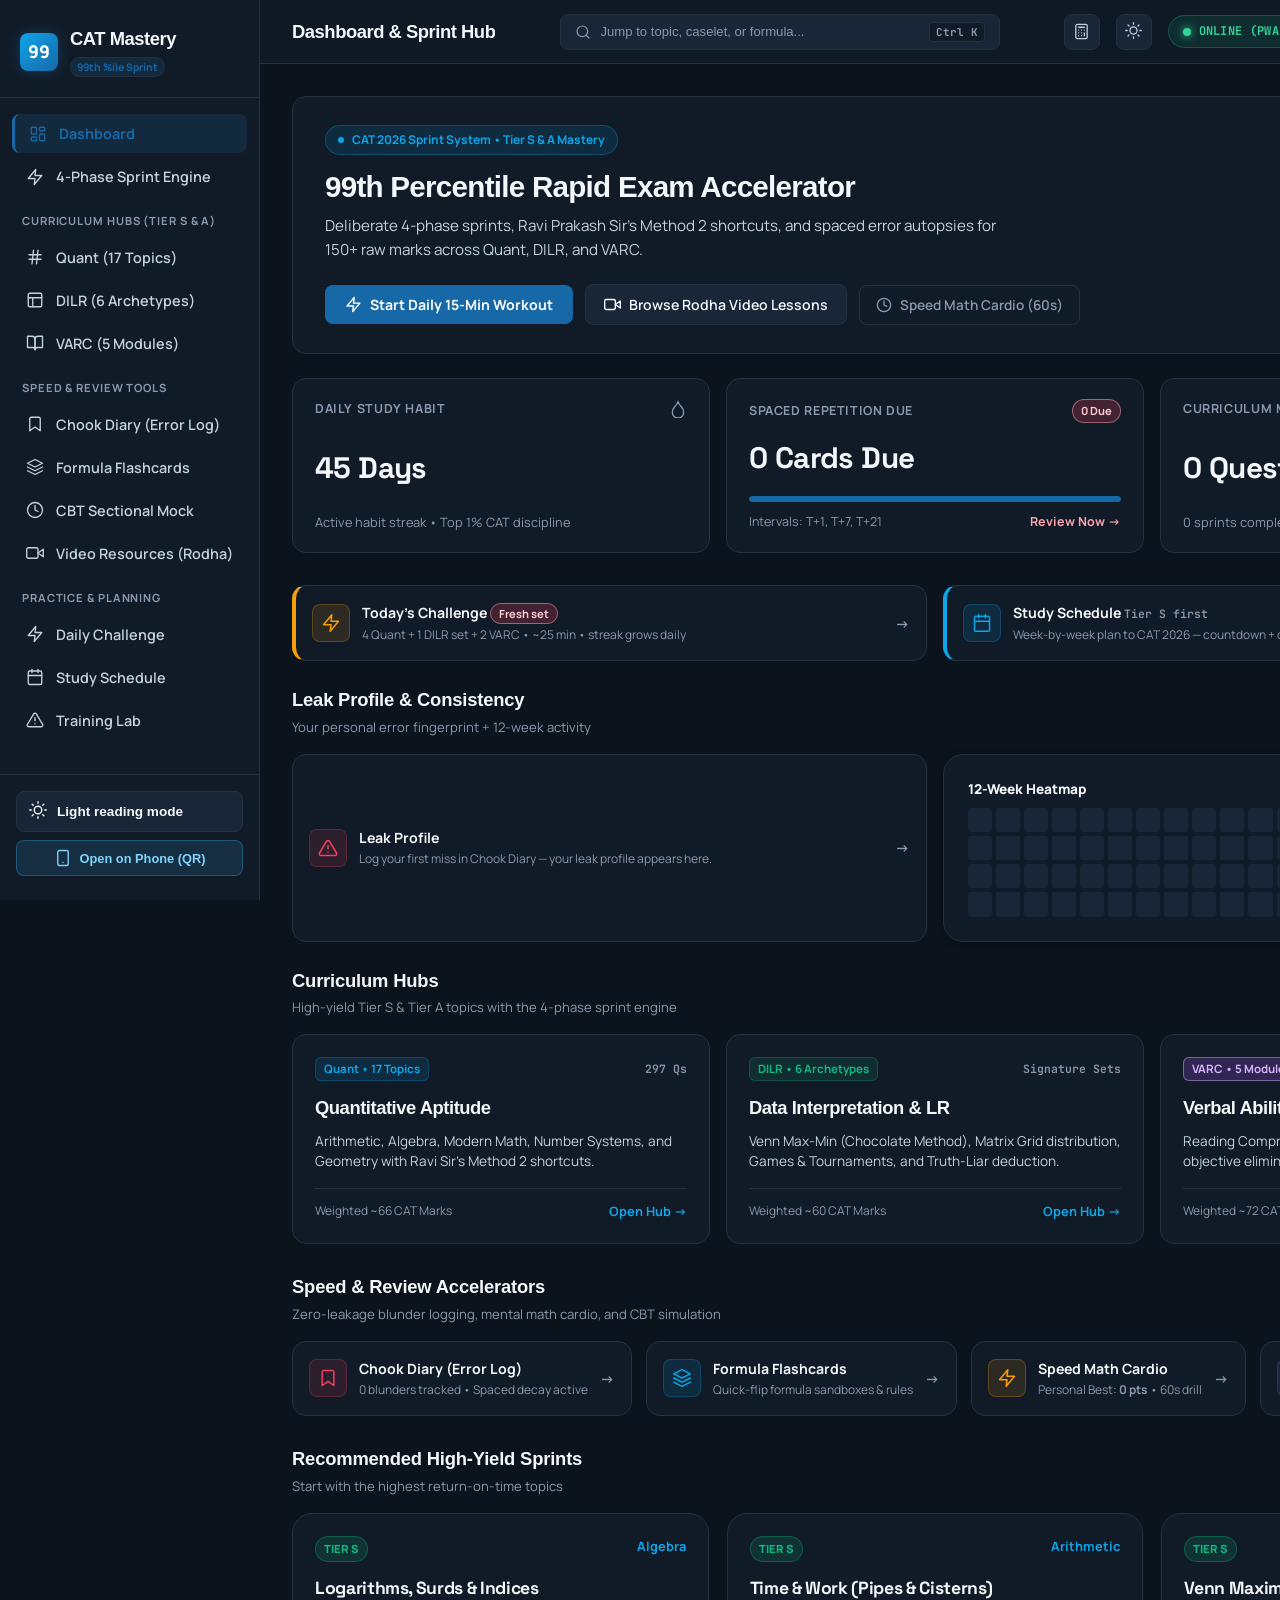
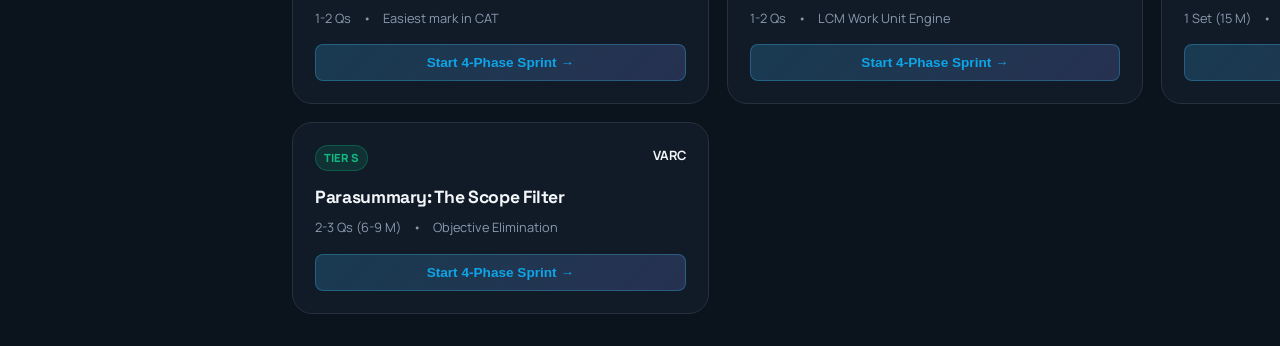
<file: index.html>
<!DOCTYPE html>
<html lang="en">
<head>
  <meta charset="UTF-8" />
  <meta name="viewport" content="width=device-width, initial-scale=1.0, viewport-fit=cover" />
  <title>CAT Mastery 99 - Rapid Exam Accelerator (QA, DILR, VARC)</title>
  <meta name="description" content="High-velocity CAT exam preparation PWA covering high-yield Tier S and Tier A topics with the 4-phase sprint engine, Rodha shortcuts, and Chook Diary." />
  <link rel="manifest" href="./manifest.json" />
  <meta name="theme-color" content="#050811" />
  <meta name="apple-mobile-web-app-capable" content="yes" />
  <meta name="apple-mobile-web-app-status-bar-style" content="black-translucent" />
  <meta name="apple-mobile-web-app-title" content="CAT Mastery 99" />
  <link rel="apple-touch-icon" href="./icons/icon-192.png" />
  <link rel="icon" type="image/png" href="./icons/icon-192.png" />

  <!-- Google Fonts: Space Grotesk (Headings/Display), Manrope (Body/UI), JetBrains Mono (Numbers/Code) -->
  <link rel="preconnect" href="https://fonts.googleapis.com" />
  <link rel="preconnect" href="https://fonts.gstatic.com" crossorigin />
  <link href="https://fonts.googleapis.com/css2?family=JetBrains+Mono:wght@400;500;600;700&family=Manrope:wght@400;500;600;700;800&family=Space+Grotesk:wght@400;500;600;700;800&display=swap" rel="stylesheet" />

  <!-- KaTeX loads on demand via ensureKaTeX() in app.js to keep first paint lean -->

  <!-- PWA Stylesheet -->
  <link rel="stylesheet" href="./styles.css" />
</head>
<body>

  <!-- =========================================================================
       SIDEBAR NAVIGATION
       ========================================================================= -->
  <aside id="sidebar">
    <div class="brand-header">
      <div class="brand-icon">99</div>
      <div>
        <div class="brand-title">CAT Mastery</div>
        <span class="brand-badge">99th %ile Sprint</span>
      </div>
    </div>

    <div class="nav-links">
      <ul class="nav-group" aria-label="Main views">
      <li class="nav-item">
        <button id="nav-dashboard" class="active" onclick="switchView('dashboard')">
          <svg class="nav-icon" viewBox="0 0 24 24" fill="none" stroke="currentColor" stroke-width="1.8" stroke-linecap="round" stroke-linejoin="round"><rect x="3" y="3" width="7" height="9" rx="1.5"></rect><rect x="14" y="3" width="7" height="5" rx="1.5"></rect><rect x="14" y="12" width="7" height="9" rx="1.5"></rect><rect x="3" y="16" width="7" height="5" rx="1.5"></rect></svg>
          <span>Dashboard</span>
        </button>
      </li>
      <li class="nav-item">
        <button id="nav-sprint" onclick="switchView('sprint')">
          <svg class="nav-icon" viewBox="0 0 24 24" fill="none" stroke="currentColor" stroke-width="1.8" stroke-linecap="round" stroke-linejoin="round"><polygon points="13 2 3 14 12 14 11 22 21 10 12 10 13 2"></polygon></svg>
          <span>4-Phase Sprint Engine</span>
        </button>
      </li>

      </ul>
      <div class="nav-section-title">Curriculum Hubs (Tier S &amp; A)</div>
      <ul class="nav-group" aria-label="Curriculum hubs">
      <li class="nav-item">
        <button id="nav-qa" onclick="switchView('qa')">
          <svg class="nav-icon" viewBox="0 0 24 24" fill="none" stroke="currentColor" stroke-width="1.8" stroke-linecap="round" stroke-linejoin="round"><line x1="4" y1="9" x2="20" y2="9"></line><line x1="4" y1="15" x2="20" y2="15"></line><line x1="10" y1="3" x2="8" y2="21"></line><line x1="16" y1="3" x2="14" y2="21"></line></svg>
          <span>Quant (17 Topics)</span>
        </button>
      </li>
      <li class="nav-item">
        <button id="nav-dilr" onclick="switchView('dilr')">
          <svg class="nav-icon" viewBox="0 0 24 24" fill="none" stroke="currentColor" stroke-width="1.8" stroke-linecap="round" stroke-linejoin="round"><rect x="3" y="3" width="18" height="18" rx="2"></rect><line x1="3" y1="9" x2="21" y2="9"></line><line x1="9" y1="21" x2="9" y2="9"></line></svg>
          <span>DILR (6 Archetypes)</span>
        </button>
      </li>
      <li class="nav-item">
        <button id="nav-varc" onclick="switchView('varc')">
          <svg class="nav-icon" viewBox="0 0 24 24" fill="none" stroke="currentColor" stroke-width="1.8" stroke-linecap="round" stroke-linejoin="round"><path d="M2 3h6a4 4 0 0 1 4 4v14a3 3 0 0 0-3-3H2z"></path><path d="M22 3h-6a4 4 0 0 0-4 4v14a3 3 0 0 1 3-3h7z"></path></svg>
          <span>VARC (5 Modules)</span>
        </button>
      </li>

      </ul>
      <div class="nav-section-title">Speed &amp; Review Tools</div>
      <ul class="nav-group" aria-label="Speed and review tools">
      <li class="nav-item">
        <button id="nav-diary" onclick="switchView('diary')">
          <svg class="nav-icon" viewBox="0 0 24 24" fill="none" stroke="currentColor" stroke-width="1.8" stroke-linecap="round" stroke-linejoin="round"><path d="M19 21l-7-5-7 5V5a2 2 0 0 1 2-2h10a2 2 0 0 1 2 2z"></path></svg>
          <span>Chook Diary (Error Log)</span>
        </button>
      </li>
      <li class="nav-item">
        <button id="nav-formulas" onclick="switchView('formulas')">
          <svg class="nav-icon" viewBox="0 0 24 24" fill="none" stroke="currentColor" stroke-width="1.8" stroke-linecap="round" stroke-linejoin="round"><polygon points="12 2 2 7 12 12 22 7 12 2"></polygon><polyline points="2 17 12 22 22 17"></polyline><polyline points="2 12 12 17 22 12"></polyline></svg>
          <span>Formula Flashcards</span>
        </button>
      </li>
      <li class="nav-item">
        <button id="nav-mock" onclick="switchView('mock')">
          <svg class="nav-icon" viewBox="0 0 24 24" fill="none" stroke="currentColor" stroke-width="1.8" stroke-linecap="round" stroke-linejoin="round"><circle cx="12" cy="12" r="10"></circle><polyline points="12 6 12 12 16 14"></polyline></svg>
          <span>CBT Sectional Mock</span>
        </button>
      </li>
      <li class="nav-item">
        <button id="nav-resources" onclick="switchView('resources')">
          <svg class="nav-icon" viewBox="0 0 24 24" fill="none" stroke="currentColor" stroke-width="1.8" stroke-linecap="round" stroke-linejoin="round"><polygon points="23 7 16 12 23 17 23 7"></polygon><rect x="1" y="5" width="15" height="14" rx="2" ry="2"></rect></svg>
          <span>Video Resources (Rodha)</span>
        </button>
      </li>
      </ul>
      <div class="nav-section-title">Practice &amp; Planning</div>
      <ul class="nav-group" aria-label="Practice and planning">
      <li class="nav-item">
        <button id="nav-daily" onclick="switchView('daily')">
          <svg class="nav-icon" viewBox="0 0 24 24" fill="none" stroke="currentColor" stroke-width="1.8" stroke-linecap="round" stroke-linejoin="round"><polygon points="13 2 3 14 12 14 11 22 21 10 12 10 13 2"></polygon></svg>
          <span>Daily Challenge</span>
        </button>
      </li>
      <li class="nav-item">
        <button id="nav-schedule" onclick="switchView('schedule')">
          <svg class="nav-icon" viewBox="0 0 24 24" fill="none" stroke="currentColor" stroke-width="1.8" stroke-linecap="round" stroke-linejoin="round"><rect x="3" y="4" width="18" height="18" rx="2"></rect><line x1="16" y1="2" x2="16" y2="6"></line><line x1="8" y1="2" x2="8" y2="6"></line><line x1="3" y1="10" x2="21" y2="10"></line></svg>
          <span>Study Schedule</span>
        </button>
      </li>
      <li class="nav-item">
        <button id="nav-lab" onclick="switchView('lab')">
          <svg class="nav-icon" viewBox="0 0 24 24" fill="none" stroke="currentColor" stroke-width="1.8" stroke-linecap="round" stroke-linejoin="round"><path d="M10.29 3.86L1.82 18a2 2 0 0 0 1.71 3h16.94a2 2 0 0 0 1.71-3L13.71 3.86a2 2 0 0 0-3.42 0z"></path><line x1="12" y1="9" x2="12" y2="13"></line><line x1="12" y1="17" x2="12.01" y2="17"></line></svg>
          <span>Training Lab</span>
        </button>
      </li>
      </ul>
    </div>

    <div class="sidebar-footer">
      <button id="btn-theme-toggle" class="btn-theme-toggle" onclick="toggleTheme()" title="Toggle Light/Dark Theme">
        <span id="theme-toggle-icon">
          <svg class="nav-icon" viewBox="0 0 24 24" fill="none" stroke="currentColor" stroke-width="1.8" stroke-linecap="round" stroke-linejoin="round"><circle cx="12" cy="12" r="5"></circle><line x1="12" y1="1" x2="12" y2="3"></line><line x1="12" y1="21" x2="12" y2="23"></line><line x1="4.22" y1="4.22" x2="5.64" y2="5.64"></line><line x1="18.36" y1="18.36" x2="19.78" y2="19.78"></line><line x1="1" y1="12" x2="3" y2="12"></line><line x1="21" y1="12" x2="23" y2="12"></line><line x1="4.22" y1="19.78" x2="5.64" y2="18.36"></line><line x1="18.36" y1="5.64" x2="19.78" y2="4.22"></line></svg>
        </span>
        <span id="theme-toggle-text">Light reading mode</span>
      </button>
      <button class="btn-install-pwa" style="display:flex; margin-bottom:8px; background:rgba(56,189,248,0.12); border:1px solid rgba(56,189,248,0.3); color:#7dd3fc; cursor:pointer;" onclick="openMobileQrModal()">
        <svg class="nav-icon" viewBox="0 0 24 24" fill="none" stroke="currentColor" stroke-width="1.8" stroke-linecap="round" stroke-linejoin="round"><rect x="5" y="2" width="14" height="20" rx="2" ry="2"></rect><line x1="12" y1="18" x2="12.01" y2="18"></line></svg>
        <span>Open on Phone (QR)</span>
      </button>
      <button id="btn-install-app" class="btn-install-pwa" style="display:none;" onclick="triggerPwaInstall()">
        <svg class="nav-icon" viewBox="0 0 24 24" fill="none" stroke="currentColor" stroke-width="1.8" stroke-linecap="round" stroke-linejoin="round"><path d="M21 15v4a2 2 0 0 1-2 2H5a2 2 0 0 1-2-2v-4"></path><polyline points="7 10 12 15 17 10"></polyline><line x1="12" y1="15" x2="12" y2="3"></line></svg>
        <span>Install CAT 99 App</span>
      </button>
    </div>
  </aside>

  <!-- =========================================================================
       MAIN CONTENT CONTAINER
       ========================================================================= -->
  <main id="main-container">
    <!-- Top Header: Linear Cockpit Style -->
    <header id="top-header">
      <div class="header-left">
        <button class="btn-mobile-menu" onclick="toggleMobileSidebar()" aria-label="Open navigation">☰</button>
        <h1 class="view-title" id="page-header-title">Dashboard & Sprint Hub</h1>
      </div>
      
      <!-- Linear-Style Quick Command Search Bar -->
      <div class="header-center">
        <button class="header-search-bar" onclick="openSearchModal()" title="Quick Jump (Ctrl+K)">
          <svg class="search-icon" viewBox="0 0 24 24" width="16" height="16" fill="none" stroke="currentColor" stroke-width="1.8" stroke-linecap="round" stroke-linejoin="round"><circle cx="11" cy="11" r="8"></circle><line x1="21" y1="21" x2="16.65" y2="16.65"></line></svg>
          <span class="search-placeholder">Jump to topic, caselet, or formula...</span>
          <kbd class="search-kbd">Ctrl K</kbd>
        </button>
      </div>

      <div class="header-right">
        <!-- TCS iON CAT Calculator Trigger Button in Header -->
        <button id="header-calc-btn" class="header-theme-btn" onclick="toggleCatCalculator()" title="CAT Virtual Calculator (TCS iON)" aria-label="CAT Virtual Calculator (TCS iON)">
          <svg class="header-icon" viewBox="0 0 24 24" width="17" height="17" fill="none" stroke="currentColor" stroke-width="1.8" stroke-linecap="round" stroke-linejoin="round">
            <rect x="4" y="2" width="16" height="20" rx="2"></rect>
            <line x1="8" y1="6" x2="16" y2="6"></line>
            <line x1="16" y1="14" x2="16" y2="18"></line>
            <path d="M16 10h.01"></path>
            <path d="M12 10h.01"></path>
            <path d="M8 10h.01"></path>
            <path d="M12 14h.01"></path>
            <path d="M8 14h.01"></path>
            <path d="M12 18h.01"></path>
            <path d="M8 18h.01"></path>
          </svg>
        </button>
        <!-- Theme Toggle Icon Button -->
        <button id="header-theme-toggle" class="header-theme-btn" onclick="toggleTheme()" title="Toggle Light / Dark Mode" aria-label="Toggle Light / Dark Mode">
          <span id="header-theme-toggle-icon">
            <svg class="header-icon" viewBox="0 0 24 24" width="17" height="17" fill="none" stroke="currentColor" stroke-width="1.8" stroke-linecap="round" stroke-linejoin="round"><circle cx="12" cy="12" r="5"></circle><line x1="12" y1="1" x2="12" y2="3"></line><line x1="12" y1="21" x2="12" y2="23"></line><line x1="4.22" y1="4.22" x2="5.64" y2="5.64"></line><line x1="18.36" y1="18.36" x2="19.78" y2="19.78"></line><line x1="1" y1="12" x2="3" y2="12"></line><line x1="21" y1="12" x2="23" y2="12"></line><line x1="4.22" y1="19.78" x2="5.64" y2="18.36"></line><line x1="18.36" y1="5.64" x2="19.78" y2="4.22"></line></svg>
          </span>
        </button>
        <!-- Live PWA Network Status -->
        <div id="pwa-network-badge" class="network-badge online" title="PWA Service Worker Active">
          <span class="status-dot"></span>
          <span id="network-status-text">Online</span>
        </div>
        <div class="badge-target">
          <svg viewBox="0 0 24 24" width="13" height="13" fill="none" stroke="currentColor" stroke-width="2" stroke-linecap="round" stroke-linejoin="round"><circle cx="12" cy="12" r="10"></circle><circle cx="12" cy="12" r="6"></circle><circle cx="12" cy="12" r="2"></circle></svg>
          <span>Target: 30+ M (99%ile)</span>
        </div>
      </div>
    </header>

    <!-- 1. DASHBOARD VIEW (LINEAR / PERCENTYL REFINED COCKPIT) -->
    <section id="view-dashboard" class="view-panel active">
      
      <!-- Due Today Urgent Revision Banner -->
      <div id="due-today-dashboard-banner" class="due-banner hidden" onclick="reviewDueTodayErrors()">
        <div class="due-banner-content">
          <span class="due-banner-icon">
            <svg viewBox="0 0 24 24" width="18" height="18" fill="none" stroke="currentColor" stroke-width="2" stroke-linecap="round" stroke-linejoin="round"><path d="M10.29 3.86L1.82 18a2 2 0 0 0 1.71 3h16.94a2 2 0 0 0 1.71-3L13.71 3.86a2 2 0 0 0-3.42 0z"></path><line x1="12" y1="9" x2="12" y2="13"></line><line x1="12" y1="17" x2="12.01" y2="17"></line></svg>
          </span>
          <div class="due-banner-text">
            <strong>Spaced Repetition Active:</strong> You have <span id="due-banner-count" class="due-banner-counter">0</span> blunder(s) due for scheduled review today (T+1 / T+7 / T+21).
          </div>
        </div>
        <button class="btn-due-review" onclick="event.stopPropagation(); reviewDueTodayErrors();">Review Now →</button>
      </div>

      <!-- Hero Cockpit Banner -->
      <div class="dash-hero">
        <div class="dash-hero-content">
          <div class="dash-hero-pill">
            <span class="dash-pulse-dot"></span>
            <span>CAT 2026 Sprint System • Tier S & A Mastery</span>
          </div>
          <h2 class="dash-hero-title">99th Percentile Rapid Exam Accelerator</h2>
          <p class="dash-hero-desc">Deliberate 4-phase sprints, Ravi Prakash Sir's Method 2 shortcuts, and spaced error autopsies for 150+ raw marks across Quant, DILR, and VARC.</p>
          <div class="dash-hero-actions">
            <button class="btn-dash-primary" onclick="launchDaily15MinChallenge()">
              <svg viewBox="0 0 24 24" width="17" height="17" fill="none" stroke="currentColor" stroke-width="2" stroke-linecap="round" stroke-linejoin="round"><polygon points="13 2 3 14 12 14 11 22 21 10 12 10 13 2"></polygon></svg>
              <span>Start Daily 15-Min Workout</span>
            </button>
            <button class="btn-dash-secondary" onclick="switchView('resources')">
              <svg viewBox="0 0 24 24" width="17" height="17" fill="none" stroke="currentColor" stroke-width="2" stroke-linecap="round" stroke-linejoin="round"><polygon points="23 7 16 12 23 17 23 7"></polygon><rect x="1" y="5" width="15" height="14" rx="2" ry="2"></rect></svg>
              <span>Browse Rodha Video Lessons</span>
            </button>
            <button class="btn-dash-tertiary" onclick="openSpeedMathCardio()">
              <svg viewBox="0 0 24 24" width="16" height="16" fill="none" stroke="currentColor" stroke-width="2" stroke-linecap="round" stroke-linejoin="round"><circle cx="12" cy="12" r="10"></circle><polyline points="12 6 12 12 16 14"></polyline></svg>
              <span>Speed Math Cardio (60s)</span>
            </button>
          </div>
        </div>
      </div>

      <!-- 3 Key Metric Tiles: Quiet, Balanced, High Information Density -->
      <div class="dash-metrics-grid">
        <!-- Metric 1: Daily Habit Streak -->
        <div class="dash-metric-card">
          <div class="dash-metric-header">
            <span class="dash-metric-label">Daily Study Habit</span>
            <svg class="dash-metric-icon" viewBox="0 0 24 24" width="18" height="18" fill="none" stroke="currentColor" stroke-width="1.8" stroke-linecap="round" stroke-linejoin="round"><path d="M12 2c.5 3 2.5 5 4.5 7 2 2 3 4.5 3 7.5a7.5 7.5 0 0 1-15 0c0-3 1-5.5 3-7.5 2-2 4-4 4.5-7z"></path></svg>
          </div>
          <div class="dash-metric-val" id="streak-days-count">45 Days</div>
          <div class="dash-metric-sub">Active habit streak • Top 1% CAT discipline</div>
        </div>

        <!-- Metric 2: Spaced Repetition Due Today -->
        <div class="dash-metric-card dash-metric-due" id="bento-due-box" onclick="reviewDueTodayErrors()">
          <div class="dash-metric-header">
            <span class="dash-metric-label">Spaced Repetition Due</span>
            <span class="dash-due-pill" id="bento-due-pill-count">0 Due</span>
          </div>
          <div class="dash-metric-val"><span id="bento-due-number">0</span> Cards Due</div>
          <div class="due-progress-track">
            <div class="due-progress-fill" id="bento-due-progress" style="width: 100%;"></div>
          </div>
          <div class="dash-metric-sub-row">
            <span>Intervals: T+1, T+7, T+21</span>
            <span class="dash-link-action">Review Now →</span>
          </div>
        </div>

        <!-- Metric 3: Total Curriculum Progress -->
        <div class="dash-metric-card">
          <div class="dash-metric-header">
            <span class="dash-metric-label">Curriculum Mastered</span>
            <svg class="dash-metric-icon" viewBox="0 0 24 24" width="18" height="18" fill="none" stroke="currentColor" stroke-width="1.8" stroke-linecap="round" stroke-linejoin="round"><path d="M22 11.08V12a10 10 0 1 1-5.93-9.14"></path><polyline points="22 4 12 14.01 9 11.01"></polyline></svg>
          </div>
          <div class="dash-metric-val"><span id="stat-qs-solved">0</span> Questions</div>
          <div class="dash-metric-sub">
            <span id="stat-sprints-done">0</span> sprints completed • <span id="stat-hours-spent">0h</span> study time
          </div>
        </div>
      </div>

      <!-- Daily Challenge + Schedule shortcut strip -->
      <div class="dash-duo-grid">
        <div class="dash-tool-card" onclick="switchView('daily')" style="border-left:4px solid var(--accent-amber);">
          <div class="dash-tool-icon icon-amber">
            <svg viewBox="0 0 24 24" width="20" height="20" fill="none" stroke="currentColor" stroke-width="1.8" stroke-linecap="round" stroke-linejoin="round"><polygon points="13 2 3 14 12 14 11 22 21 10 12 10 13 2"></polygon></svg>
          </div>
          <div class="dash-tool-info">
            <div class="dash-tool-title">Today's Challenge <span class="dash-due-pill" id="dash-daily-pill">Fresh set</span></div>
            <div class="dash-tool-desc">4 Quant + 1 DILR set + 2 VARC • ~25 min • streak grows daily</div>
          </div>
          <span class="dash-tool-arrow">→</span>
        </div>

        <div class="dash-tool-card" onclick="switchView('schedule')" style="border-left:4px solid var(--accent-cyan);">
          <div class="dash-tool-icon icon-cyan">
            <svg viewBox="0 0 24 24" width="20" height="20" fill="none" stroke="currentColor" stroke-width="1.8" stroke-linecap="round" stroke-linejoin="round"><rect x="3" y="4" width="18" height="18" rx="2"></rect><line x1="16" y1="2" x2="16" y2="6"></line><line x1="8" y1="2" x2="8" y2="6"></line><line x1="3" y1="10" x2="21" y2="10"></line></svg>
          </div>
          <div class="dash-tool-info">
            <div class="dash-tool-title">Study Schedule <span class="dash-score-badge" id="dash-sched-pill">Tier S first</span></div>
            <div class="dash-tool-desc" id="dash-sched-desc">Week-by-week plan to CAT 2026 — countdown + checklists</div>
          </div>
          <span class="dash-tool-arrow">→</span>
        </div>
      </div>

      <!-- Section Title: Curriculum Section Hubs -->
      <div class="dash-section-header">
        <div>
          <h3 class="dash-section-title">Leak Profile & Consistency</h3>
          <p class="dash-section-sub">Your personal error fingerprint + 12-week activity</p>
        </div>
        <button class="dash-text-btn" onclick="switchView('lab')">Training Lab →</button>
      </div>

      <div class="dash-duo-grid">
        <div class="dash-tool-card" id="fingerprint-card" onclick="switchView('diary')">
          <div class="dash-tool-info">
            <div class="dash-tool-title">Leak Profile</div>
            <div class="dash-tool-desc">Log misses to reveal your pattern.</div>
          </div>
          <span class="dash-tool-arrow">→</span>
        </div>
        <div class="card" style="margin:0;">
          <div style="font-weight:800; font-size:0.85rem; margin-bottom:8px;">12-Week Heatmap</div>
          <div id="heatmap-grid" class="heat-grid"></div>
        </div>
      </div>

      <div class="dash-section-header">
        <div>
          <h3 class="dash-section-title">Curriculum Hubs</h3>
          <p class="dash-section-sub">High-yield Tier S & Tier A topics with the 4-phase sprint engine</p>
        </div>
        <button class="dash-text-btn" onclick="switchView('sprint')">All Topics →</button>
      </div>

      <!-- 3 Curriculum Cards (Quant, DILR, VARC) -->
      <div class="dash-curriculum-grid">
        <div class="dash-curriculum-card" onclick="switchView('qa')">
          <div class="dash-curriculum-top">
            <span class="dash-tag-pill tag-qa">Quant • 17 Topics</span>
            <span class="dash-score-badge">297 Qs</span>
          </div>
          <h4 class="dash-curriculum-name">Quantitative Aptitude</h4>
          <p class="dash-curriculum-summary">Arithmetic, Algebra, Modern Math, Number Systems, and Geometry with Ravi Sir's Method 2 shortcuts.</p>
          <div class="dash-curriculum-foot">
            <span class="dash-foot-meta">Weighted ~66 CAT Marks</span>
            <span class="dash-foot-cta">Open Hub →</span>
          </div>
        </div>

        <div class="dash-curriculum-card" onclick="switchView('dilr')">
          <div class="dash-curriculum-top">
            <span class="dash-tag-pill tag-dilr">DILR • 6 Archetypes</span>
            <span class="dash-score-badge">Signature Sets</span>
          </div>
          <h4 class="dash-curriculum-name">Data Interpretation & LR</h4>
          <p class="dash-curriculum-summary">Venn Max-Min (Chocolate Method), Matrix Grid distribution, Games & Tournaments, and Truth-Liar deduction.</p>
          <div class="dash-curriculum-foot">
            <span class="dash-foot-meta">Weighted ~60 CAT Marks</span>
            <span class="dash-foot-cta">Open Hub →</span>
          </div>
        </div>

        <div class="dash-curriculum-card" onclick="switchView('varc')">
          <div class="dash-curriculum-top">
            <span class="dash-tag-pill tag-varc">VARC • 5 Modules</span>
            <span class="dash-score-badge">Scope Filters</span>
          </div>
          <h4 class="dash-curriculum-name">Verbal Ability & Reading Comp</h4>
          <p class="dash-curriculum-summary">Reading Comprehension scope filtering, Parasummary objective elimination, Parajumbles, and Odd One Out.</p>
          <div class="dash-curriculum-foot">
            <span class="dash-foot-meta">Weighted ~72 CAT Marks</span>
            <span class="dash-foot-cta">Open Hub →</span>
          </div>
        </div>
      </div>

      <!-- Speed & Review Tools Row -->
      <div class="dash-section-header" style="margin-top: 28px;">
        <div>
          <h3 class="dash-section-title">Speed & Review Accelerators</h3>
          <p class="dash-section-sub">Zero-leakage blunder logging, mental math cardio, and CBT simulation</p>
        </div>
      </div>

      <div class="dash-tools-grid">
        <div class="dash-tool-card" onclick="switchView('diary')">
          <div class="dash-tool-icon icon-rose">
            <svg viewBox="0 0 24 24" width="20" height="20" fill="none" stroke="currentColor" stroke-width="1.8" stroke-linecap="round" stroke-linejoin="round"><path d="M19 21l-7-5-7 5V5a2 2 0 0 1 2-2h10a2 2 0 0 1 2 2z"></path></svg>
          </div>
          <div class="dash-tool-info">
            <div class="dash-tool-title">Chook Diary (Error Log)</div>
            <div class="dash-tool-desc"><span id="stat-errors-logged">0</span> blunders tracked • Spaced decay active</div>
          </div>
          <span class="dash-tool-arrow">→</span>
        </div>

        <div class="dash-tool-card" onclick="switchView('formulas')">
          <div class="dash-tool-icon icon-cyan">
            <svg viewBox="0 0 24 24" width="20" height="20" fill="none" stroke="currentColor" stroke-width="1.8" stroke-linecap="round" stroke-linejoin="round"><polygon points="12 2 2 7 12 12 22 7 12 2"></polygon><polyline points="2 17 12 22 22 17"></polyline><polyline points="2 12 12 17 22 12"></polyline></svg>
          </div>
          <div class="dash-tool-info">
            <div class="dash-tool-title">Formula Flashcards</div>
            <div class="dash-tool-desc">Quick-flip formula sandboxes & rules</div>
          </div>
          <span class="dash-tool-arrow">→</span>
        </div>

        <div class="dash-tool-card" onclick="openSpeedMathCardio()">
          <div class="dash-tool-icon icon-amber">
            <svg viewBox="0 0 24 24" width="20" height="20" fill="none" stroke="currentColor" stroke-width="1.8" stroke-linecap="round" stroke-linejoin="round"><polygon points="13 2 3 14 12 14 11 22 21 10 12 10 13 2"></polygon></svg>
          </div>
          <div class="dash-tool-info">
            <div class="dash-tool-title">Speed Math Cardio</div>
            <div class="dash-tool-desc">Personal Best: <strong id="cardio-dashboard-best">0 pts</strong> • 60s drill</div>
          </div>
          <span class="dash-tool-arrow">→</span>
        </div>

        <div class="dash-tool-card" onclick="switchView('mock')">
          <div class="dash-tool-icon icon-indigo">
            <svg viewBox="0 0 24 24" width="20" height="20" fill="none" stroke="currentColor" stroke-width="1.8" stroke-linecap="round" stroke-linejoin="round"><circle cx="12" cy="12" r="10"></circle><polyline points="12 6 12 12 16 14"></polyline></svg>
          </div>
          <div class="dash-tool-info">
            <div class="dash-tool-title">CBT Sectional Mock</div>
            <div class="dash-tool-desc">Official TCS iON 40-minute simulation</div>
          </div>
          <span class="dash-tool-arrow">→</span>
        </div>
      </div>

      <!-- Quick Sprints Strip -->
      <div class="dash-section-header" style="margin-top: 28px;">
        <div>
          <h3 class="dash-section-title">Recommended High-Yield Sprints</h3>
          <p class="dash-section-sub">Start with the highest return-on-time topics</p>
        </div>
      </div>

      <div class="topic-grid">
        <div class="topic-card" onclick="startTopicSprint('qa', 'qa_logs')">
          <div class="topic-card-header">
            <span class="tier-pill tier-s">Tier S</span>
            <span style="font-size:0.8rem; color:var(--accent-cyan); font-weight:700;">Algebra</span>
          </div>
          <div class="topic-card-title">Logarithms, Surds & Indices</div>
          <div class="topic-meta"><span>1-2 Qs</span> • <span>Easiest mark in CAT</span></div>
          <button class="btn-start-sprint">Start 4-Phase Sprint →</button>
        </div>

        <div class="topic-card" onclick="startTopicSprint('qa', 'qa_tw')">
          <div class="topic-card-header">
            <span class="tier-pill tier-s">Tier S</span>
            <span style="font-size:0.8rem; color:var(--accent-cyan); font-weight:700;">Arithmetic</span>
          </div>
          <div class="topic-card-title">Time & Work (Pipes & Cisterns)</div>
          <div class="topic-meta"><span>1-2 Qs</span> • <span>LCM Work Unit Engine</span></div>
          <button class="btn-start-sprint">Start 4-Phase Sprint →</button>
        </div>

        <div class="topic-card" onclick="startTopicSprint('dilr', 'dilr_chocolate')">
          <div class="topic-card-header">
            <span class="tier-pill tier-s">Tier S</span>
            <span style="font-size:0.8rem; color:var(--accent-emerald); font-weight:700;">DILR</span>
          </div>
          <div class="topic-card-title">Venn Maxima-Minima (Chocolate Method)</div>
          <div class="topic-meta"><span>1 Set (15 M)</span> • <span>Ravi Sir's Signature Method</span></div>
          <button class="btn-start-sprint">Start 4-Phase Sprint →</button>
        </div>

        <div class="topic-card" onclick="startTopicSprint('varc', 'varc_parasummary')">
          <div class="topic-card-header">
            <span class="tier-pill tier-s">Tier S</span>
            <span style="font-size:0.8rem; color:var(--accent-indigo); font-weight:700;">VARC</span>
          </div>
          <div class="topic-card-title">Parasummary: The Scope Filter</div>
          <div class="topic-meta"><span>2-3 Qs (6-9 M)</span> • <span>Objective Elimination</span></div>
          <button class="btn-start-sprint">Start 4-Phase Sprint →</button>
        </div>
      </div>
    </section>

    <!-- 2. SPRINT SESSION VIEW (THE 4-STEP ENGINE) -->
    <section id="view-sprint" class="view-panel">
      <!-- 4-Step Stepper -->
      <div class="sprint-stepper">
        <div class="step-node active" id="stepper-1" onclick="jumpSprintStep(1)">
          <div class="step-num">1</div>
          <span>Concept & Formulas</span>
        </div>
        <div class="step-arrow">➔</div>
        <div class="step-node" id="stepper-2" onclick="jumpSprintStep(2)">
          <div class="step-num">2</div>
          <span>Timed Tier-2 Practice</span>
        </div>
        <div class="step-arrow">➔</div>
        <div class="step-node" id="stepper-3" onclick="jumpSprintStep(3)">
          <div class="step-num">3</div>
          <span>Method 2 Autopsy</span>
        </div>
        <div class="step-arrow">➔</div>
        <div class="step-node" id="stepper-4" onclick="jumpSprintStep(4)">
          <div class="step-num">4</div>
          <span>Log to Chook Diary</span>
        </div>
      </div>

      <!-- SPRINT STEP 1: CONCEPT & FORMULAS -->
      <div id="sprint-step-1" class="sprint-subpanel">
        <div class="theory-container" id="sprint-theory-box">
          <!-- Populated dynamically -->
        </div>
        <div style="display:flex; justify-content:flex-end;">
          <button class="btn-start-sprint" style="width:auto; padding:12px 28px;" onclick="advanceSprintStep(2)">
            Proceed to Timed Tier-2 Practice ➔
          </button>
        </div>
      </div>

      <!-- SPRINT STEP 2: TIMED PRACTICE (CBT PALETTE & PROVENANCE UPGRADE) -->
      <div id="sprint-step-2" class="sprint-subpanel" style="display:none;">
        
        <!-- Sticky Top CBT Question Palette Bar -->
        <div class="sprint-top-palette-bar">
          <div class="palette-bar-left">
            <span class="palette-topic-title" id="sprint-topic-header-title">Topic Sprint Practice</span>
            <span class="palette-summary-stats" id="sprint-palette-summary">0 answered • 0 flagged • 15 remaining</span>
          </div>
          <div class="palette-pill-track" id="sprint-horizontal-palette">
            <!-- Populated dynamically with pills 1..N -->
          </div>
          <div class="palette-bar-right">
            <span class="hotkey-pill" title="Keyboard hotkeys: A-D / 1-4 to select option, Enter to advance, F to flag, Arrows to navigate">⌨️ Hotkeys (A-D, Enter, F)</span>
          </div>
        </div>

        <div class="practice-container">
          <!-- Question Box -->
          <div class="question-card">
            <div class="question-header">
              <div class="q-badge" id="sprint-q-badge">Question 1 of 15</div>
              <div style="display:flex; align-items:center; gap:12px; flex-wrap:wrap;">
                <!-- 90-Second Traffic-Light Pacing Metronome -->
                <div class="pacing-metronome-box" id="pacing-metronome">
                  <div class="traffic-lights">
                    <div class="traffic-bulb green active" id="bulb-green" title="0-60s: Optimal Pacing"></div>
                    <div class="traffic-bulb amber" id="bulb-amber" title="61-90s: Decision Threshold"></div>
                    <div class="traffic-bulb red" id="bulb-red" title="90s+: Danger Zone - Bail or Finalize!"></div>
                  </div>
                  <div class="pacing-status-text" id="pacing-status-text" style="color:var(--accent-emerald);">Optimal (0-60s)</div>
                </div>
                <div class="stopwatch-box">
                  <span>⏱️</span> <span id="sprint-stopwatch">00:00</span>
                </div>
              </div>
            </div>

            <!-- Provenance & 80/20 Yield Badges -->
            <div class="cat-provenance-badge-bar">
              <span class="provenance-pill" id="sprint-provenance-pill">QA • CAT 2025 Slot 1 Caliber • MCQ • +3/-1</span>
              <span class="yield-pill" id="sprint-yield-pill">Tier 1 Master • ~2.0 Qs/paper</span>
            </div>

            <div class="question-text" id="sprint-q-text">Loading question...</div>
            <div id="sprint-options-container" class="options-list"></div>
            
            <div class="sprint-action-bar">
              <div style="display:flex; gap:10px; align-items:center; flex-wrap:wrap;">
                <button class="btn-start-sprint" style="width:auto;" onclick="prevSprintQuestion()">← Prev</button>
                <button class="btn-start-sprint" style="width:auto; background:var(--accent-amber); color:#080d1a;" onclick="markSprintForReview()">⚑ Flag Review</button>
                <button class="btn-start-sprint" style="width:auto;" onclick="nextSprintQuestion()">Next →</button>
              </div>
              <div style="display:flex; gap:14px; align-items:center; flex-wrap:wrap;">
                <label class="blind-review-toggle" title="Hide instant answers to force a second unassisted attempt">
                  <input type="checkbox" id="toggle-blind-review" />
                  <span>Blind Review Mode</span>
                </label>
                <button class="btn-quick-diary" onclick="openQuickDiaryModal()">
                  📌 Save to Chook Diary
                </button>
              </div>
            </div>
          </div>

          <!-- Question Palette Sidebar (Percentyl-Inspired Filter Tabs) -->
          <div class="palette-card">
            <div style="display:flex; justify-content:space-between; align-items:center; margin-bottom:10px;">
              <h4 style="font-weight:800; margin:0;">Question Palette</h4>
              <span class="palette-summary-stats" id="palette-count-summary" style="font-size:0.75rem; color:var(--accent-cyan); font-weight:700;">0/15 Done</span>
            </div>

            <!-- Percentyl-Style Filter Tabs -->
            <div class="palette-filter-row">
              <button class="palette-filter-btn active" id="pal-filter-all" onclick="setPaletteFilter('all')">All</button>
              <button class="palette-filter-btn" id="pal-filter-todo" onclick="setPaletteFilter('todo')">To-do</button>
              <button class="palette-filter-btn" id="pal-filter-flagged" onclick="setPaletteFilter('flagged')">⚑ Flagged</button>
              <button class="palette-filter-btn" id="pal-filter-done" onclick="setPaletteFilter('done')">✔ Done</button>
            </div>

            <div class="palette-grid" id="sprint-palette-grid"></div>
            <button class="btn-start-sprint" style="margin-top:16px; background:var(--accent-emerald); color:#080d1a;" onclick="finishTimedPractice()">
              Finish & Reveal Autopsy ➔
            </button>
          </div>
        </div>
      </div>

      <!-- SPRINT STEP 3: METHOD 2 AUTOPSY -->
      <div id="sprint-step-3" class="sprint-subpanel" style="display:none;">
        <div class="autopsy-container">
          <div class="card" style="border-left: 4px solid var(--accent-emerald);">
            <div style="display:flex; justify-content:space-between; align-items:center;">
              <h3 id="autopsy-q-title">Solution Autopsy: Question 1</h3>
              <div id="autopsy-final-ans" style="font-weight:800; color:var(--accent-emerald); font-size:1.1rem;"></div>
            </div>
            <p id="autopsy-q-stmt" style="color:var(--text-secondary); margin-top:10px;"></p>
          </div>

          <div class="dual-method-grid">
            <div class="method-card m1">
              <div class="method-title"><span>📘</span> Method 1: Conventional Formal Proof</div>
              <div id="autopsy-m1-text" style="font-size:0.95rem; line-height:1.7; color:#cbd5e1;"></div>
            </div>
            <div class="method-card m2">
              <div class="method-title" style="color:var(--accent-cyan);"><span>🚀</span> Method 2: Rodha Fast Shortcut / Inspection</div>
              <div id="autopsy-m2-text" style="font-size:0.95rem; line-height:1.7; color:#f8fafc; font-weight:500;"></div>
            </div>
          </div>

          <div class="trap-box" id="autopsy-trap-box">
            <strong>⚠️ Ravi Sir's Exam Trap:</strong>
            <span id="autopsy-trap-text"></span>
          </div>

          <div style="display:flex; justify-content:space-between;">
            <button class="btn-start-sprint" style="width:auto;" onclick="prevAutopsyQuestion()">← Previous Question</button>
            <button class="btn-start-sprint" style="width:auto; background:var(--accent-rose); color:#fff;" onclick="advanceSprintStep(4)">
              Log to Chook Diary (Error) ➔
            </button>
            <button class="btn-start-sprint" style="width:auto;" onclick="nextAutopsyQuestion()">Next Question →</button>
          </div>
        </div>
      </div>

      <!-- SPRINT STEP 4: CHOOK DIARY ERROR LOGGER -->
      <div id="sprint-step-4" class="sprint-subpanel" style="display:none;">
        <div class="diary-logger-box card">
          <h3 style="margin-bottom:8px; font-weight:800;">📔 Log Mistake to "Chook Diary"</h3>
          <p style="color:var(--text-secondary); font-size:0.9rem;">Record unforced errors immediately to trigger the $T+1, T+7, T+21$ spaced repetition review cycle.</p>

          <label style="font-weight:700; font-size:0.85rem; display:block; margin-top:16px;">1. Root-Cause Error Taxonomy:</label>
          <div class="tag-selector">
            <button class="tag-pill-btn selected" onclick="selectErrorTag('[CON]')">[CON] Conceptual Gap</button>
            <button class="tag-pill-btn" onclick="selectErrorTag('[TRP]')">[TRP] Fell for Exam Trap</button>
            <button class="tag-pill-btn" onclick="selectErrorTag('[CAL]')">[CAL] Calculation Slip</button>
            <button class="tag-pill-btn" onclick="selectErrorTag('[TIM]')">[TIM] Time Pressure Rush</button>
            <button class="tag-pill-btn" onclick="selectErrorTag('[SCT]')">[SCT] Shortcut Misapplied</button>
          </div>

          <label style="font-weight:700; font-size:0.85rem; display:block; margin-top:16px;">2. Your Lesson / Trigger to Avoid Next Time:</label>
          <textarea id="diary-note-input" class="diary-notes-input" placeholder="e.g. Always check the reciprocal table; +25% means -20% on consumption."></textarea>

          <div style="display:flex; justify-content:flex-end; gap:12px; margin-top:20px;">
            <button class="btn-start-sprint" style="width:auto; background:transparent; border-color:var(--border-subtle); color:var(--text-secondary);" onclick="switchView('dashboard')">Skip & Finish</button>
            <button class="btn-start-sprint" style="width:auto; background:var(--accent-emerald); color:#080d1a;" onclick="saveChookDiaryEntry()">Save & Return to Dashboard ➔</button>
          </div>
        </div>
      </div>
    </section>

    <!-- 3. QUANT HUB VIEW -->
    <section id="view-qa" class="view-panel">
      <div style="margin-bottom: 20px;">
        <h2 style="font-size:1.6rem; font-weight:800;">Quantitative Aptitude (17 Master Topics: 100% Arithmetic & Algebra)</h2>
        <p style="color:var(--text-secondary);">Covering ~40 marks in CAT. Choose a topic to begin the 4-phase sprint.</p>
      </div>
      <div class="topic-grid" id="qa-topics-container"></div>
    </section>

    <!-- 4. DILR HUB VIEW -->
    <section id="view-dilr" class="view-panel">
      <div style="margin-bottom: 20px;">
        <h2 style="font-size:1.6rem; font-weight:800;">DILR Mastery (6 Core Archetypes)</h2>
        <p style="color:var(--text-secondary);">Covering ~45 to 60 marks. 2 sets fully solved = 99th percentile.</p>
      </div>
      <div class="topic-grid" id="dilr-topics-container"></div>
    </section>

    <!-- 5. VARC HUB VIEW -->
    <section id="view-varc" class="view-panel">
      <div style="margin-bottom: 20px;">
        <h2 style="font-size:1.6rem; font-weight:800;">VARC Mastery (5 Core Components)</h2>
        <p style="color:var(--text-secondary);">Scope filters, mandatory pairs, and the problem-mechanism-outcome framework.</p>
      </div>
      <div class="topic-grid" id="varc-topics-container"></div>
    </section>

    <!-- 6. CHOOK DIARY (ACTIVE ERROR LOG) -->
    <section id="view-diary" class="view-panel">
      <div style="display:flex; justify-content:space-between; align-items:center; margin-bottom:20px;">
        <div>
          <h2 style="font-size:1.6rem; font-weight:800;">📔 Chook Diary (Active Mistake Notebook)</h2>
          <p style="color:var(--text-secondary);">Your personal blunder vault with Spaced Repetition ($T+1, T+7, T+21$).</p>
        </div>
        <div style="display:flex; gap:10px;">
          <button class="btn-start-sprint" style="width:auto; padding:8px 16px; background:rgba(56,189,248,0.15); border-color:var(--accent-cyan);" onclick="generateSampleDueMistakes()">🎲 Sample Due Mistakes</button>
          <button class="btn-start-sprint" style="width:auto; padding:8px 16px;" onclick="exportErrorLogJson()">📥 Export JSON</button>
        </div>
      </div>

      <!-- Filters -->
      <div style="display:flex; gap:10px; margin-bottom:20px; flex-wrap:wrap;">
        <button class="tag-pill-btn selected" onclick="filterDiary('ALL')">All Errors</button>
        <button class="tag-pill-btn" id="filter-due-btn" style="border-color:var(--accent-rose); color:var(--accent-rose); font-weight:700;" onclick="filterDiary('DUE_TODAY')">⚡ Due Today (<span id="diary-due-count">0</span>)</button>
        <button class="tag-pill-btn" onclick="filterDiary('[CON]')">[CON] Concept</button>
        <button class="tag-pill-btn" onclick="filterDiary('[TRP]')">[TRP] Trap</button>
        <button class="tag-pill-btn" onclick="filterDiary('[CAL]')">[CAL] Calculation</button>
        <button class="tag-pill-btn" onclick="filterDiary('[TIM]')">[TIM] Time</button>
        <button class="tag-pill-btn" onclick="filterDiary('[SCT]')">[SCT] Shortcut</button>
      </div>

      <div id="diary-list-container">
        <!-- Rendered dynamically -->
      </div>
    </section>

    <!-- 7. FORMULA FLASHCARDS -->
    <section id="view-formulas" class="view-panel">
      <div style="margin-bottom:20px;">
        <h2 style="font-size:1.6rem; font-weight:800;">🗂️ Rapid Formula Flashcards</h2>
        <p style="color:var(--text-secondary);">High-yield formulas across Arithmetic, Algebra, Geometry, and Number System.</p>
      </div>
      <div class="topic-grid" id="formulas-container"></div>
    </section>

    <!-- 8. CBT SECTIONAL MOCK SIMULATOR -->
    <section id="view-mock" class="view-panel">
      <div id="fullmock-launch"></div>
      <div class="card" style="margin-bottom:24px;">
        <h2>⏱️ 40-Minute CAT Sectional CBT Simulator</h2>
        <p style="color:var(--text-secondary); margin:8px 0 16px;">Simulates live test conditions: 20-22 questions in 40 minutes (+3 / -1 scoring). Strict timer with real percentile projection.</p>
        <button class="btn-start-sprint" style="width:auto; padding:12px 24px; background:var(--accent-emerald); color:#080d1a;" onclick="launchSectionalMock()">
          Launch 40-Minute Mock Test Now ➔
        </button>
      </div>
      <div id="mock-test-area" style="display:none;"></div>
    </section>

    <!-- 9. VIDEO RESOURCES (PERCENTYL-STYLE RODHA CONCEPT THEATER) -->
    <section id="view-resources" class="view-panel">
      <!-- Hero Header -->
      <div class="resources-hero-header">
        <div class="res-hero-text">
          <div class="res-hero-badge">
            <span class="pulse-dot-cyan"></span>
            <span>425+ Free Concept Lectures · Curated Rodha Masterclasses</span>
          </div>
          <h2 class="resources-hero-title">Free CAT Concept Videos</h2>
          <p class="resources-hero-desc">Zero-to-zenith concept clarity across Quant, DILR & VARC by Ravi Prakash Sir. 100% distraction-free video player with chapter breakdowns.</p>
        </div>
      </div>

      <!-- Percentyl Split Architecture -->
      <div class="resources-layout">
        <!-- Left Sub-Sidebar: Chapter Navigation -->
        <aside class="resources-sidebar">
          <!-- Section Switcher Tabs -->
          <div class="resources-subject-tabs">
            <button class="res-tab active" id="res-tab-quants" onclick="setResourceSection('Quants')">Quant</button>
            <button class="res-tab" id="res-tab-dilr" onclick="setResourceSection('DILR')">DILR</button>
            <button class="res-tab" id="res-tab-varc" onclick="setResourceSection('VARC')">VARC</button>
          </div>

          <!-- Chapter Search Bar with ⌘K Badge -->
          <div class="resources-search-wrap">
            <span class="res-search-icon">
              <svg viewBox="0 0 24 24" width="14" height="14" fill="none" stroke="currentColor" stroke-width="2" stroke-linecap="round" stroke-linejoin="round"><circle cx="11" cy="11" r="8"></circle><line x1="21" y1="21" x2="16.65" y2="16.65"></line></svg>
            </span>
            <input type="text" id="res-search-input" class="res-search-field" placeholder="Search all chapters..." oninput="handleResourceSearch(this.value)" autocomplete="off" />
            <kbd class="res-kbd">⌘K</kbd>
          </div>

          <!-- Grouped Chapter List -->
          <div class="resources-chapter-list" id="resources-chapter-list">
            <!-- Rendered dynamically -->
          </div>
        </aside>

        <!-- Right Main Stage: Facade Player & Lessons -->
        <div class="resources-main-stage">
          <!-- Breadcrumb -->
          <div class="res-breadcrumb" id="res-breadcrumb">
            <span>Home</span>
            <span class="res-bc-sep">›</span>
            <span>Videos</span>
            <span class="res-bc-sep">›</span>
            <span id="res-bc-section">Quant</span>
            <span class="res-bc-sep">›</span>
            <span id="res-bc-sub">Arithmetics</span>
            <span class="res-bc-sep">›</span>
            <strong id="res-bc-topic">Speed Math</strong>
          </div>

          <!-- Dynamic Video Stage (Facade Cover or Iframe) -->
          <div class="res-player-card" id="res-player-container">
            <!-- Facade or Iframe injected dynamically -->
          </div>

          <!-- Active Video Bar: Title, Sub, Next Video Button -->
          <div class="res-video-bar">
            <div class="res-video-info">
              <h3 class="res-active-title" id="res-active-title">Speed Maths 1 | Arithmetic | Quantitative Aptitude</h3>
              <div class="res-active-sub" id="res-active-sub">Video 1 of 6 · 31:21 · Rodha</div>
            </div>
            <button class="res-btn-next" id="res-btn-next" onclick="playNextResourceVideo()">
              <span>Next video</span>
              <svg class="next-arrow" viewBox="0 0 24 24" width="14" height="14" fill="none" stroke="currentColor" stroke-width="2" stroke-linecap="round" stroke-linejoin="round"><polygon points="5 4 15 12 5 20 5 4"></polygon><line x1="19" y1="5" x2="19" y2="19"></line></svg>
            </button>
          </div>

          <!-- Lessons in This Chapter List -->
          <div class="res-lessons-section">
            <div class="res-lessons-header">
              <h4>Lessons in this chapter</h4>
              <span class="res-lessons-count" id="res-lessons-count">6 videos</span>
            </div>
            <div class="res-lessons-grid" id="res-lessons-grid">
              <!-- Rendered dynamically -->
            </div>
          </div>
        </div>
      </div>
    </section>

    <!-- 10. DAILY CHALLENGE VIEW -->
    <section id="view-daily" class="view-panel">
      <div id="daily-root"><!-- Rendered dynamically --></div>
    </section>

    <!-- 11. STUDY SCHEDULE VIEW -->
    <section id="view-schedule" class="view-panel">
      <div id="schedule-root"><!-- Rendered dynamically --></div>
    </section>

    <!-- 12. TIMED TEST RUNNER + AUTOPSY REPORT VIEW -->
    <section id="view-test" class="view-panel">
      <div id="test-runner" style="display:none;"></div>
      <div id="test-report" style="display:none;"></div>
    </section>

    <!-- 13. TRAINING LAB VIEW (trap drills, triage, recall) -->
    <section id="view-lab" class="view-panel">
      <div class="dash-hero">
        <div class="dash-hero-content">
          <div class="dash-hero-pill"><span class="dash-pulse-dot"></span><span>Decision skills • error immunity • active recall</span></div>
          <h2 class="dash-hero-title">Training Lab</h2>
          <p class="dash-hero-desc">Three drills that separate 99 from 97: survive trap families, triage like an examiner, and re-attempt due cards instead of re-reading them.</p>
          <div class="dash-hero-actions">
            <button class="btn-dash-primary" onclick="startTriageDrill()"><span>⏱️ Start Skip-Triage Drill</span></button>
            <button class="btn-dash-secondary" onclick="startRecallQuiz()"><span>🧠 Spaced Recall Quiz</span></button>
          </div>
        </div>
      </div>
      <div class="dash-section-header" style="margin-top: 28px;">
        <div>
          <h3 class="dash-section-title">Trap Taxonomy Drills</h3>
          <p class="dash-section-sub">8 questions, 12 minutes, one trap family per drill</p>
        </div>
      </div>
      <div class="topic-grid" id="trap-grid"></div>
      <div class="dash-section-header" style="margin-top: 28px;">
        <div>
          <h3 class="dash-section-title">Consistency Heatmap</h3>
          <p class="dash-section-sub">Last 12 weeks — every timed attempt counts</p>
        </div>
      </div>
      <div class="card"><div class="heat-grid"></div></div>
    </section>
  </main>

  
  <!-- FLOATING CAT VIRTUAL CALCULATOR (TCS iON OFFICIAL CLONE) -->
  <button id="btn-toggle-calc" style="display:none;" onclick="toggleCatCalculator()">CAT Calculator</button>

  <div id="cat-calc-window">
    <div class="calc-header" id="calc-header-bar">
      <span style="display:flex; align-items:center; gap:8px;">
        <svg viewBox="0 0 24 24" width="16" height="16" fill="none" stroke="currentColor" stroke-width="1.8" stroke-linecap="round" stroke-linejoin="round">
          <rect x="4" y="2" width="16" height="20" rx="2"></rect>
          <line x1="8" y1="6" x2="16" y2="6"></line>
          <line x1="16" y1="14" x2="16" y2="18"></line>
          <path d="M16 10h.01"></path>
          <path d="M12 10h.01"></path>
          <path d="M8 10h.01"></path>
          <path d="M12 14h.01"></path>
          <path d="M8 14h.01"></path>
          <path d="M12 18h.01"></path>
          <path d="M8 18h.01"></path>
        </svg>
        CAT 2026 Virtual Calculator (TCS iON)
      </span>
      <button class="calc-close-btn" onclick="toggleCatCalculator()">✕</button>
    </div>
    <div class="calc-screen-box">
      <div class="calc-formula-display" id="calc-expr-display">&nbsp;</div>
      <div>
        <span class="calc-mem-indicator" id="calc-mem-flag"></span>
        <span class="calc-main-display" id="calc-lcd-val">0</span>
      </div>
    </div>
    <div class="calc-keypad">
      <button class="calc-key mem-key" onclick="calcMem('MC')">MC</button>
      <button class="calc-key mem-key" onclick="calcMem('MR')">MR</button>
      <button class="calc-key mem-key" onclick="calcMem('MS')">MS</button>
      <button class="calc-key mem-key" onclick="calcMem('M+')">M+</button>
      <button class="calc-key mem-key" onclick="calcMem('M-')">M-</button>
      
      <button class="calc-key op-key" onclick="calcAction('backspace')">⌫</button>
      <button class="calc-key op-key" onclick="calcAction('ce')">CE</button>
      <button class="calc-key op-key" onclick="calcAction('c')">C</button>
      <button class="calc-key op-key" onclick="calcAction('neg')">±</button>
      <button class="calc-key op-key" onclick="calcAction('sqrt')">√</button>

      <button class="calc-key" onclick="calcInput('7')">7</button>
      <button class="calc-key" onclick="calcInput('8')">8</button>
      <button class="calc-key" onclick="calcInput('9')">9</button>
      <button class="calc-key op-key" onclick="calcOp('/')">/</button>
      <button class="calc-key op-key" onclick="calcAction('pct')">%</button>

      <button class="calc-key" onclick="calcInput('4')">4</button>
      <button class="calc-key" onclick="calcInput('5')">5</button>
      <button class="calc-key" onclick="calcInput('6')">6</button>
      <button class="calc-key op-key" onclick="calcOp('*')">*</button>
      <button class="calc-key op-key" onclick="calcAction('recip')">1/x</button>

      <button class="calc-key" onclick="calcInput('1')">1</button>
      <button class="calc-key" onclick="calcInput('2')">2</button>
      <button class="calc-key" onclick="calcInput('3')">3</button>
      <button class="calc-key op-key" onclick="calcOp('-')">-</button>
      <button class="calc-key eq-key" onclick="calcEquals()">=</button>

      <button class="calc-key" onclick="calcInput('0')">0</button>
      <button class="calc-key" onclick="calcInput('.')">.</button>
      <button class="calc-key op-key" onclick="calcOp('+')">+</button>
    </div>
  </div>

  <!-- 60-SECOND SPEED MATH CARDIO MODAL -->
  <div id="cardio-modal">
    <div class="cardio-box">
      <div class="cardio-top-bar">
        <div style="font-weight:800; font-size:1.15rem; color:var(--accent-amber); display:flex; align-items:center; gap:8px;">
          <span>60-Second Speed Math Cardio</span>
        </div>
        <button class="calc-close-btn" style="color:var(--text-muted); font-size:1.6rem;" onclick="closeSpeedMathCardio()">✕</button>
      </div>
      <div class="cardio-timer-container">
        <div class="cardio-timer-fill" id="cardio-timer-fill"></div>
      </div>
      <div class="cardio-hud">
        <div class="hud-stat-item">
          <div class="val" id="cardio-timer-sec">60s</div>
          <div class="lbl">Time Left</div>
        </div>
        <div class="hud-stat-item">
          <div class="val" id="cardio-score">0</div>
          <div class="lbl">Score</div>
        </div>
        <div class="hud-stat-item">
          <div class="val" id="cardio-streak" style="color:var(--accent-amber);">1x</div>
          <div class="lbl">Streak</div>
        </div>
        <div class="hud-stat-item">
          <div class="val" id="cardio-accuracy">100%</div>
          <div class="lbl">Accuracy</div>
        </div>
      </div>
      <div class="cardio-q-display" id="cardio-question-text">Press Start to Begin!</div>
      <div class="cardio-options-grid" id="cardio-options-grid"></div>
      <div id="cardio-feedback" style="min-height:24px; font-weight:700; font-size:0.95rem; color:var(--text-secondary); margin-bottom:12px;">Speed up your mental arithmetic calculation for CAT.</div>
      <button id="cardio-start-btn" class="btn-start-sprint" style="background:var(--primary); color:#ffffff; font-weight:800; font-size:1.05rem;" onclick="startCardioGame()">
        Start 60-Second Sprint →
      </button>
    </div>
  </div>

  <!-- RODHA IN-APP VIDEO THEATER MODAL -->
  <div id="video-theater-modal" onclick="if(event.target === this) closeVideoTheater()">
    <div class="video-theater-box">
      <div class="video-theater-header">
        <div style="display:flex; align-items:center; gap:12px;">
          <span style="font-size:1.35rem;">📺</span>
          <div>
            <div id="video-theater-title" style="font-weight:700; font-size:1.05rem; color:#f8fafc;">Rodha Class Masterclass</div>
            <div style="font-size:0.75rem; color:var(--accent-cyan); font-weight:600;">Ravi Prakash Sir • Official Zero-to-Zenith Course</div>
          </div>
        </div>
        <div style="display:flex; align-items:center; gap:10px;">
          <a id="video-theater-external-btn" href="#" target="_blank" rel="noopener noreferrer" class="btn-video-external" title="Open in YouTube App / New Tab">
            <span>↗</span> Open on YouTube
          </a>
          <button class="calc-close-btn" onclick="closeVideoTheater()">✕</button>
        </div>
      </div>
      <div class="video-theater-body" id="video-theater-body">
        <!-- Rendered dynamically -->
      </div>
      <div class="video-theater-footer">
        <span style="display:flex; align-items:center; gap:6px;">
          <span>🎯</span> High-velocity focus mode: 0 algorithmic distractions, 100% doubt resolution.
        </span>
        <button class="btn-video-dismiss" onclick="closeVideoTheater()">Back to Sprint</button>
      </div>
    </div>
  </div>

  <!-- QUICK COMMAND SEARCH MODAL (LINEAR-STYLE JUMP BAR) -->
  <div id="search-modal" onclick="if(event.target === this) closeSearchModal()">
    <div class="search-modal-box">
      <div class="search-input-wrapper">
        <span style="font-size:1.2rem; opacity:0.8;">🔍</span>
        <input type="text" id="quick-search-input" placeholder="Type to search: Logarithms, TSD, Venn, Parasummary..." oninput="handleSearchInput(this.value)" autocomplete="off" />
        <button class="calc-close-btn" onclick="closeSearchModal()">✕</button>
      </div>
      <div class="search-results-list" id="search-results-list">
        <!-- Rendered dynamically -->
      </div>
      <div class="search-modal-footer">
        <span>Press <kbd>Esc</kbd> to close • Press <kbd>Ctrl + K</kbd> anywhere</span>
      </div>
    </div>
  </div>

  <!-- 1-CLICK QUICK CHOOK DIARY MODAL -->
  <div id="quick-diary-modal" onclick="if(event.target === this) closeQuickDiaryModal()">
    <div class="quick-diary-box">
      <div style="display:flex; justify-content:space-between; align-items:center; margin-bottom:12px;">
        <h3 style="font-weight:800; font-size:1.15rem; color:#fff; display:flex; align-items:center; gap:8px;">
          <svg viewBox="0 0 24 24" width="18" height="18" fill="none" stroke="currentColor" stroke-width="1.8" stroke-linecap="round" stroke-linejoin="round"><path d="M19 21l-7-5-7 5V5a2 2 0 0 1 2-2h10a2 2 0 0 1 2 2z"></path></svg>
          <span>Quick Log to Chook Diary</span>
        </h3>
        <button class="calc-close-btn" onclick="closeQuickDiaryModal()">✕</button>
      </div>
      <p style="font-size:0.82rem; color:var(--text-secondary); margin-bottom:14px;">
        Select the blunder root-cause tag to immediately schedule this question for spaced repetition (T+1, T+7, T+21):
      </p>
      
      <div class="quick-tag-selector">
        <button class="quick-tag-btn selected" id="qtag-trp" onclick="selectQuickDiaryTag('[TRP]')">
          [TRP] Trap / Edge Case
        </button>
        <button class="quick-tag-btn" id="qtag-calc" onclick="selectQuickDiaryTag('[CALC]')">
          [CALC] Calculation Blunder
        </button>
        <button class="quick-tag-btn" id="qtag-con" onclick="selectQuickDiaryTag('[CON]')">
          [CON] Concept Gap
        </button>
        <button class="quick-tag-btn" id="qtag-time" onclick="selectQuickDiaryTag('[TIME]')">
          [TIME] Time Panic / Rush
        </button>
      </div>

      <div style="margin-bottom:16px;">
        <label style="font-size:0.75rem; color:var(--text-muted); font-weight:700; display:block; margin-bottom:6px;">Personal Lesson / Note (Optional):</label>
        <input type="text" id="quick-diary-note" class="tita-input" style="width:100%; font-size:0.85rem;" placeholder="e.g. Always check domain restrictions before applying log rules..." />
      </div>

      <div style="display:flex; justify-content:flex-end; gap:10px;">
        <button class="btn-start-sprint" style="width:auto; padding:8px 16px; background:rgba(255,255,255,0.08);" onclick="closeQuickDiaryModal()">Cancel</button>
        <button class="btn-start-sprint" style="width:auto; padding:8px 20px; background:var(--accent-rose); color:#fff;" onclick="submitQuickDiaryBlunder()">Save Blunder</button>
      </div>
    </div>
  </div>

  <!-- MOBILE QR MODAL -->
  <div id="mobile-qr-modal" class="modal-overlay" onclick="if(event.target === this) closeMobileQrModal()" style="display:none; position:fixed; inset:0; background:rgba(4,7,18,0.85); backdrop-filter:blur(12px); z-index:12600; align-items:center; justify-content:center; padding:20px;">
    <div class="quick-diary-box" style="max-width:440px; text-align:center;">
      <div style="display:flex; justify-content:space-between; align-items:center; margin-bottom:12px;">
        <h3 style="font-weight:800; font-size:1.15rem; color:#fff; display:flex; align-items:center; gap:8px; margin:0;">
          <svg viewBox="0 0 24 24" width="18" height="18" fill="none" stroke="currentColor" stroke-width="1.8" stroke-linecap="round" stroke-linejoin="round"><rect x="5" y="2" width="14" height="20" rx="2" ry="2"></rect><line x1="12" y1="18" x2="12.01" y2="18"></line></svg>
          <span>Open CAT Mastery on Your Phone</span>
        </h3>
        <button class="calc-close-btn" onclick="closeMobileQrModal()">✕</button>
      </div>
      <p style="font-size:0.82rem; color:var(--text-secondary); margin-bottom:16px;">
        Scan this QR code with your phone camera to open the live app anywhere (Wi-Fi or Mobile 4G/5G):
      </p>
      
      <div style="background:#fff; padding:16px; border-radius:12px; display:inline-block; margin-bottom:16px; box-shadow:0 8px 30px rgba(0,0,0,0.5);">
        <img src="./assets/mobile_qr.png" alt="Mobile Access QR Code" style="width:200px; height:200px; display:block;" />
      </div>

      <div style="background:rgba(255,255,255,0.06); padding:10px 14px; border-radius:8px; border:1px solid rgba(255,255,255,0.1); margin-bottom:16px;">
        <div style="font-size:0.75rem; color:var(--text-muted); margin-bottom:4px;">Live Global HTTPS Link:</div>
        <div style="font-family:'JetBrains Mono', monospace; font-size:0.95rem; font-weight:700; color:var(--accent-cyan); user-select:all;">https://mprakhar369-cmd.github.io/cat-mastery-99/</div>
      </div>

      <div style="text-align:left; font-size:0.8rem; color:var(--text-secondary); background:rgba(15,23,42,0.6); padding:12px 14px; border-radius:8px; line-height:1.5;">
        <strong style="color:#fff; display:block; margin-bottom:4px;">How to Install as an App:</strong>
        <div>• <strong>Android (Chrome):</strong> Tap 3 dots (⋮) → "Add to Home screen" or "Install App".</div>
        <div>• <strong>iPhone (Safari):</strong> Tap Share (↑) → "Add to Home Screen".</div>
      </div>

      <button class="btn-start-sprint" style="margin-top:16px; background:rgba(255,255,255,0.1); width:100%;" onclick="closeMobileQrModal()">Got it!</button>
    </div>
  </div>

  <!-- NATIVE PWA MOBILE BOTTOM NAVIGATION BAR -->
  <nav id="mobile-bottom-nav">
    <button class="mob-nav-btn active" id="mob-nav-dashboard" onclick="switchView('dashboard')">
      <span class="mob-icon">
        <svg viewBox="0 0 24 24" width="20" height="20" fill="none" stroke="currentColor" stroke-width="1.8" stroke-linecap="round" stroke-linejoin="round"><rect x="3" y="3" width="7" height="9" rx="1.5"></rect><rect x="14" y="3" width="7" height="5" rx="1.5"></rect><rect x="14" y="12" width="7" height="9" rx="1.5"></rect><rect x="3" y="16" width="7" height="5" rx="1.5"></rect></svg>
      </span>
      <span class="mob-lbl">Dashboard</span>
    </button>
    <button class="mob-nav-btn" id="mob-nav-sprint" onclick="switchView('sprint')">
      <span class="mob-icon">
        <svg viewBox="0 0 24 24" width="20" height="20" fill="none" stroke="currentColor" stroke-width="1.8" stroke-linecap="round" stroke-linejoin="round"><polygon points="13 2 3 14 12 14 11 22 21 10 12 10 13 2"></polygon></svg>
      </span>
      <span class="mob-lbl">Sprint</span>
    </button>
    <button class="mob-nav-btn" id="mob-nav-qa" onclick="switchView('qa')">
      <span class="mob-icon">
        <svg viewBox="0 0 24 24" width="20" height="20" fill="none" stroke="currentColor" stroke-width="1.8" stroke-linecap="round" stroke-linejoin="round"><line x1="4" y1="9" x2="20" y2="9"></line><line x1="4" y1="15" x2="20" y2="15"></line><line x1="10" y1="3" x2="8" y2="21"></line><line x1="16" y1="3" x2="14" y2="21"></line></svg>
      </span>
      <span class="mob-lbl">Quant</span>
    </button>
    <button class="mob-nav-btn" id="mob-nav-dilr" onclick="switchView('dilr')">
      <span class="mob-icon">
        <svg viewBox="0 0 24 24" width="20" height="20" fill="none" stroke="currentColor" stroke-width="1.8" stroke-linecap="round" stroke-linejoin="round"><rect x="3" y="3" width="18" height="18" rx="2"></rect><line x1="3" y1="9" x2="21" y2="9"></line><line x1="9" y1="21" x2="9" y2="9"></line></svg>
      </span>
      <span class="mob-lbl">DILR</span>
    </button>
    <button class="mob-nav-btn" id="mob-nav-diary" onclick="switchView('diary')">
      <span class="mob-icon">
        <svg viewBox="0 0 24 24" width="20" height="20" fill="none" stroke="currentColor" stroke-width="1.8" stroke-linecap="round" stroke-linejoin="round"><path d="M19 21l-7-5-7 5V5a2 2 0 0 1 2-2h10a2 2 0 0 1 2 2z"></path></svg>
      </span>
      <span class="mob-lbl">Diary</span>
    </button>
  </nav>

  <!-- Curriculum data engines lazy-load on demand via ensureDataLoaded()
       (first paint ships zero question bytes). Video catalog likewise. -->
  <!-- Load App Controller -->
  <script defer src="./app.min.js"></script>
</body>
</html>
</file>
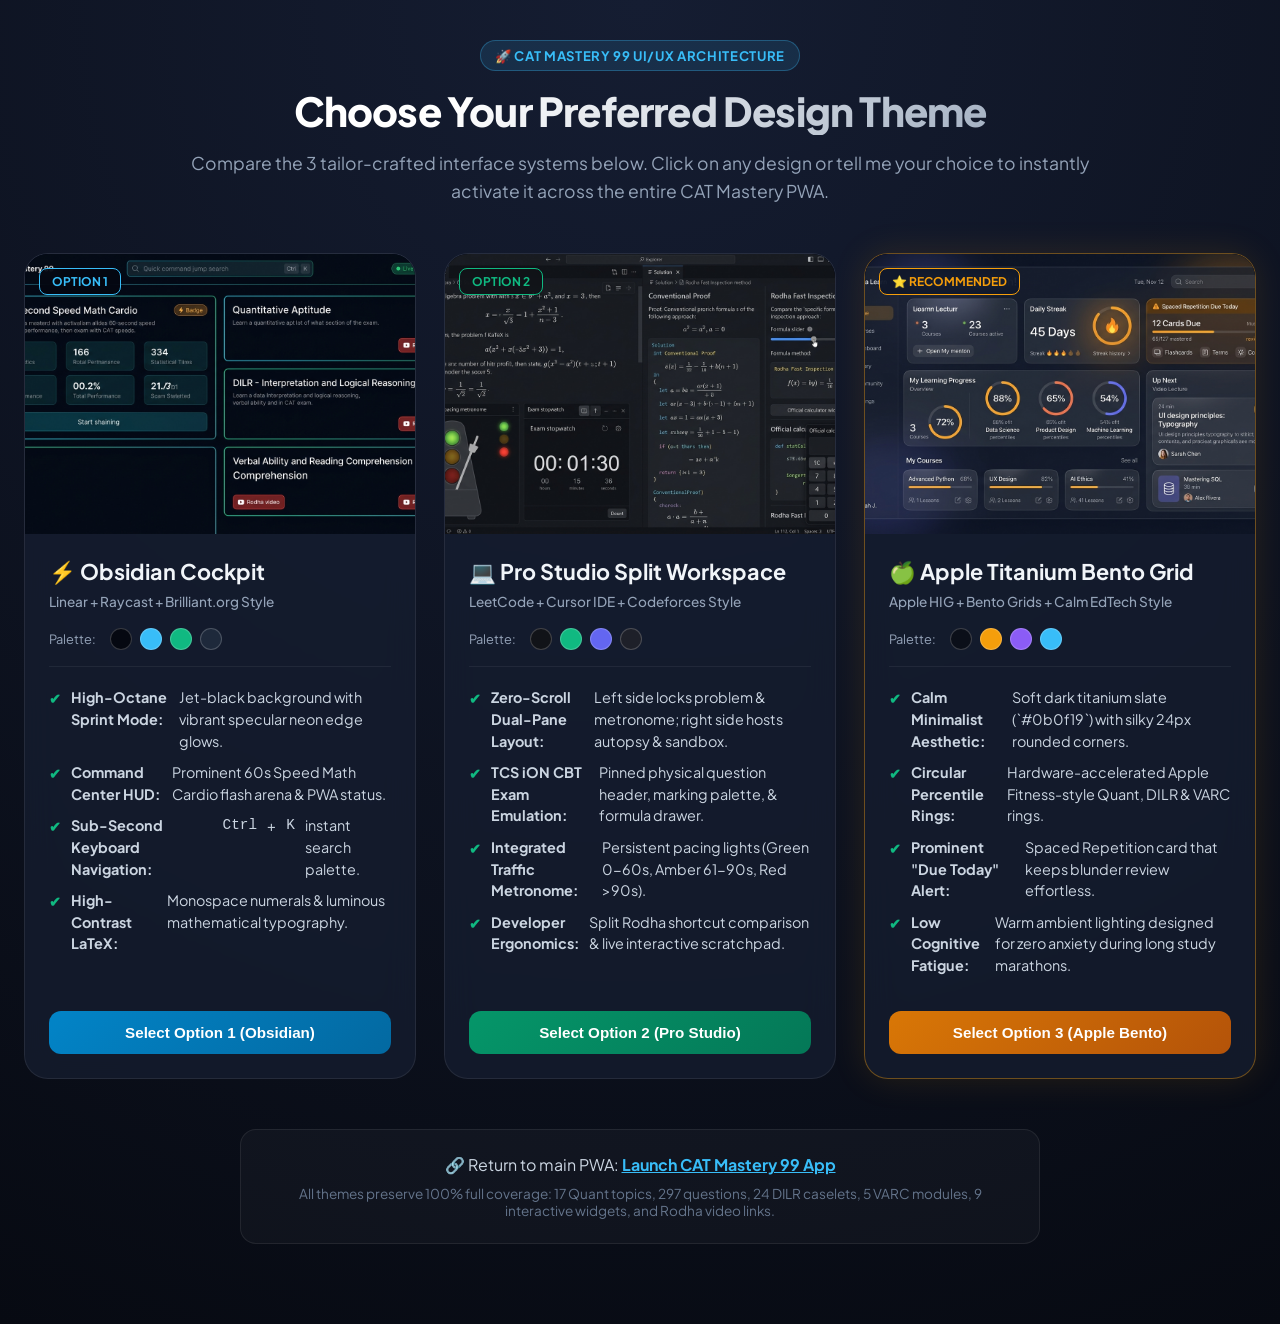
<file: theme_preview.html>
<!DOCTYPE html>
<html lang="en">
<head>
  <meta charset="UTF-8">
  <meta name="viewport" content="width=device-width, initial-scale=1.0">
  <title>CAT Mastery 99 - UI/UX Design System Showcase</title>
  <link rel="preconnect" href="https://fonts.googleapis.com">
  <link rel="preconnect" href="https://fonts.gstatic.com" crossorigin>
  <link href="https://fonts.googleapis.com/css2?family=Plus+Jakarta+Sans:wght@400;500;600;700;800&family=JetBrains+Mono:wght@500;700&display=swap" rel="stylesheet">
  <style>
    :root {
      --bg: #090d16;
      --card-bg: rgba(22, 30, 49, 0.75);
      --card-border: rgba(255, 255, 255, 0.08);
      --text: #f1f5f9;
      --text-muted: #94a3b8;
      --accent-cyan: #38bdf8;
      --accent-emerald: #10b981;
      --accent-amber: #f59e0b;
      --accent-purple: #a855f7;
    }
    * {
      box-sizing: border-box;
      margin: 0;
      padding: 0;
    }
    body {
      font-family: 'Plus Jakarta Sans', sans-serif;
      background: radial-gradient(circle at 50% 0%, #151d32 0%, #070a12 100%);
      color: var(--text);
      min-height: 100vh;
      padding: 40px 24px 80px;
    }
    .header {
      text-align: center;
      max-width: 900px;
      margin: 0 auto 48px;
    }
    .badge {
      display: inline-flex;
      align-items: center;
      gap: 6px;
      padding: 6px 14px;
      border-radius: 999px;
      background: rgba(56, 189, 248, 0.12);
      border: 1px solid rgba(56, 189, 248, 0.3);
      color: var(--accent-cyan);
      font-size: 0.82rem;
      font-weight: 700;
      letter-spacing: 0.05em;
      text-transform: uppercase;
      margin-bottom: 16px;
    }
    h1 {
      font-size: 2.5rem;
      font-weight: 800;
      letter-spacing: -0.02em;
      line-height: 1.2;
      margin-bottom: 14px;
      background: linear-gradient(135deg, #ffffff 30%, #94a3b8 100%);
      -webkit-background-clip: text;
      -webkit-text-fill-color: transparent;
    }
    p.lead {
      color: var(--text-muted);
      font-size: 1.1rem;
      line-height: 1.6;
    }
    .options-grid {
      display: grid;
      grid-template-columns: repeat(3, 1fr);
      gap: 28px;
      max-width: 1400px;
      margin: 0 auto;
    }
    @media (max-width: 1100px) {
      .options-grid {
        grid-template-columns: 1fr;
      }
    }
    .option-card {
      background: var(--card-bg);
      border: 1px solid var(--card-border);
      border-radius: 24px;
      overflow: hidden;
      display: flex;
      flex-direction: column;
      backdrop-filter: blur(16px);
      transition: all 0.3s cubic-bezier(0.16, 1, 0.3, 1);
      position: relative;
    }
    .option-card:hover {
      transform: translateY(-6px);
      box-shadow: 0 20px 40px rgba(0, 0, 0, 0.5), 0 0 30px rgba(56, 189, 248, 0.15);
      border-color: rgba(56, 189, 248, 0.4);
    }
    .img-wrapper {
      position: relative;
      width: 100%;
      height: 280px;
      background: #020617;
      overflow: hidden;
      cursor: pointer;
    }
    .img-wrapper img {
      width: 100%;
      height: 100%;
      object-fit: cover;
      object-position: top;
      transition: transform 0.5s ease;
    }
    .option-card:hover .img-wrapper img {
      transform: scale(1.04);
    }
    .option-badge {
      position: absolute;
      top: 14px;
      left: 14px;
      padding: 5px 12px;
      border-radius: 8px;
      font-size: 0.75rem;
      font-weight: 700;
      text-transform: uppercase;
      backdrop-filter: blur(8px);
    }
    .badge-opt1 {
      background: rgba(5, 8, 17, 0.85);
      border: 1px solid #38bdf8;
      color: #38bdf8;
    }
    .badge-opt2 {
      background: rgba(17, 19, 24, 0.85);
      border: 1px solid #10b981;
      color: #10b981;
    }
    .badge-opt3 {
      background: rgba(15, 23, 42, 0.85);
      border: 1px solid #f59e0b;
      color: #f59e0b;
    }
    .card-body {
      padding: 24px;
      display: flex;
      flex-direction: column;
      flex: 1;
    }
    .card-title {
      font-size: 1.35rem;
      font-weight: 700;
      margin-bottom: 8px;
      display: flex;
      align-items: center;
      gap: 8px;
    }
    .card-subtitle {
      font-size: 0.85rem;
      color: var(--text-muted);
      font-weight: 500;
      margin-bottom: 18px;
    }
    .palette-row {
      display: flex;
      align-items: center;
      gap: 8px;
      margin-bottom: 20px;
      padding-bottom: 16px;
      border-bottom: 1px solid rgba(255, 255, 255, 0.06);
    }
    .swatch {
      width: 22px;
      height: 22px;
      border-radius: 50%;
      border: 1px solid rgba(255, 255, 255, 0.2);
    }
    .feature-list {
      list-style: none;
      margin-bottom: 24px;
      flex: 1;
    }
    .feature-list li {
      font-size: 0.9rem;
      color: #cbd5e1;
      line-height: 1.5;
      margin-bottom: 10px;
      display: flex;
      align-items: flex-start;
      gap: 10px;
    }
    .feature-list li::before {
      content: "✔";
      color: var(--accent-emerald);
      font-weight: 800;
      font-size: 0.85rem;
      margin-top: 2px;
    }
    .action-btn {
      width: 100%;
      padding: 13px 18px;
      border-radius: 12px;
      border: none;
      font-weight: 700;
      font-size: 0.95rem;
      cursor: pointer;
      display: flex;
      align-items: center;
      justify-content: center;
      gap: 8px;
      transition: all 0.2s ease;
      text-decoration: none;
    }
    .btn-opt1 {
      background: linear-gradient(135deg, #0284c7, #0369a1);
      color: white;
    }
    .btn-opt2 {
      background: linear-gradient(135deg, #059669, #047857);
      color: white;
    }
    .btn-opt3 {
      background: linear-gradient(135deg, #d97706, #b45309);
      color: white;
    }
    .action-btn:hover {
      filter: brightness(1.15);
      transform: scale(0.99);
    }
    .bottom-cta {
      margin-top: 50px;
      text-align: center;
      padding: 24px;
      background: rgba(255, 255, 255, 0.03);
      border-radius: 16px;
      border: 1px solid rgba(255, 255, 255, 0.08);
      max-width: 800px;
      margin-left: auto;
      margin-right: auto;
    }
  </style>
</head>
<body>

  <div class="header">
    <div class="badge">🚀 CAT Mastery 99 UI/UX Architecture</div>
    <h1>Choose Your Preferred Design Theme</h1>
    <p class="lead">Compare the 3 tailor-crafted interface systems below. Click on any design or tell me your choice to instantly activate it across the entire CAT Mastery PWA.</p>
  </div>

  <div class="options-grid">

    <!-- Option 1 -->
    <div class="option-card">
      <div class="img-wrapper" onclick="window.open('assets/preview/theme_obsidian_cockpit_1790951404368.jpg')">
        <span class="option-badge badge-opt1">Option 1</span>
        <img src="assets/preview/theme_obsidian_cockpit_1790951404368.jpg" alt="Option 1: Obsidian Cockpit">
      </div>
      <div class="card-body">
        <div class="card-title">⚡ Obsidian Cockpit</div>
        <div class="card-subtitle">Linear + Raycast + Brilliant.org Style</div>
        
        <div class="palette-row">
          <span style="font-size: 0.8rem; color: var(--text-muted); margin-right: 6px;">Palette:</span>
          <div class="swatch" style="background: #050811;" title="Deep Obsidian"></div>
          <div class="swatch" style="background: #38bdf8;" title="Electric Cyan"></div>
          <div class="swatch" style="background: #10b981;" title="Emerald Green"></div>
          <div class="swatch" style="background: #1e293b;" title="Card Slate"></div>
        </div>

        <ul class="feature-list">
          <li><strong>High-Octane Sprint Mode:</strong> Jet-black background with vibrant specular neon edge glows.</li>
          <li><strong>Command Center HUD:</strong> Prominent 60s Speed Math Cardio flash arena & PWA status.</li>
          <li><strong>Sub-Second Keyboard Navigation:</strong> <kbd>Ctrl</kbd> + <kbd>K</kbd> instant search palette.</li>
          <li><strong>High-Contrast LaTeX:</strong> Monospace numerals & luminous mathematical typography.</li>
        </ul>

        <button class="action-btn btn-opt1" onclick="alert('You can select Option 1 in the chat!')">Select Option 1 (Obsidian)</button>
      </div>
    </div>

    <!-- Option 2 -->
    <div class="option-card">
      <div class="img-wrapper" onclick="window.open('assets/preview/theme_pro_studio_1790951429136.jpg')">
        <span class="option-badge badge-opt2">Option 2</span>
        <img src="assets/preview/theme_pro_studio_1790951429136.jpg" alt="Option 2: Pro Studio Split Workspace">
      </div>
      <div class="card-body">
        <div class="card-title">💻 Pro Studio Split Workspace</div>
        <div class="card-subtitle">LeetCode + Cursor IDE + Codeforces Style</div>
        
        <div class="palette-row">
          <span style="font-size: 0.8rem; color: var(--text-muted); margin-right: 6px;">Palette:</span>
          <div class="swatch" style="background: #111318;" title="IDE Charcoal"></div>
          <div class="swatch" style="background: #10b981;" title="Accent Emerald"></div>
          <div class="swatch" style="background: #6366f1;" title="Accent Indigo"></div>
          <div class="swatch" style="background: #1e2029;" title="Editor Pane"></div>
        </div>

        <ul class="feature-list">
          <li><strong>Zero-Scroll Dual-Pane Layout:</strong> Left side locks problem & metronome; right side hosts autopsy & sandbox.</li>
          <li><strong>TCS iON CBT Exam Emulation:</strong> Pinned physical question header, marking palette, & formula drawer.</li>
          <li><strong>Integrated Traffic Metronome:</strong> Persistent pacing lights (Green 0-60s, Amber 61-90s, Red >90s).</li>
          <li><strong>Developer Ergonomics:</strong> Split Rodha shortcut comparison & live interactive scratchpad.</li>
        </ul>

        <button class="action-btn btn-opt2" onclick="alert('You can select Option 2 in the chat!')">Select Option 2 (Pro Studio)</button>
      </div>
    </div>

    <!-- Option 3 -->
    <div class="option-card" style="border-color: rgba(245, 158, 11, 0.4); box-shadow: 0 0 35px rgba(245, 158, 11, 0.12);">
      <div class="img-wrapper" onclick="window.open('assets/preview/theme_apple_bento_1790951466347.jpg')">
        <span class="option-badge badge-opt3">⭐ Recommended</span>
        <img src="assets/preview/theme_apple_bento_1790951466347.jpg" alt="Option 3: Apple Titanium Bento Grid">
      </div>
      <div class="card-body">
        <div class="card-title">🍏 Apple Titanium Bento Grid</div>
        <div class="card-subtitle">Apple HIG + Bento Grids + Calm EdTech Style</div>
        
        <div class="palette-row">
          <span style="font-size: 0.8rem; color: var(--text-muted); margin-right: 6px;">Palette:</span>
          <div class="swatch" style="background: #0b0f19;" title="Titanium Slate"></div>
          <div class="swatch" style="background: #f59e0b;" title="Warm Amber"></div>
          <div class="swatch" style="background: #8b5cf6;" title="Soft Violet"></div>
          <div class="swatch" style="background: #38bdf8;" title="Clear Sky"></div>
        </div>

        <ul class="feature-list">
          <li><strong>Calm Minimalist Aesthetic:</strong> Soft dark titanium slate (`#0b0f19`) with silky 24px rounded corners.</li>
          <li><strong>Circular Percentile Rings:</strong> Hardware-accelerated Apple Fitness-style Quant, DILR & VARC rings.</li>
          <li><strong>Prominent "Due Today" Alert:</strong> Spaced Repetition card that keeps blunder review effortless.</li>
          <li><strong>Low Cognitive Fatigue:</strong> Warm ambient lighting designed for zero anxiety during long study marathons.</li>
        </ul>

        <button class="action-btn btn-opt3" onclick="alert('You can select Option 3 in the chat!')">Select Option 3 (Apple Bento)</button>
      </div>
    </div>

  </div>

  <div class="bottom-cta">
    <p style="font-size: 1rem; color: #cbd5e1; margin-bottom: 10px;">
      🔗 Return to main PWA: <a href="index.html" style="color: #38bdf8; font-weight: 700; text-decoration: underline;">Launch CAT Mastery 99 App</a>
    </p>
    <p style="font-size: 0.85rem; color: #64748b;">All themes preserve 100% full coverage: 17 Quant topics, 297 questions, 24 DILR caselets, 5 VARC modules, 9 interactive widgets, and Rodha video links.</p>
  </div>

</body>
</html>
</file>
<file: styles.css>
/* ==========================================================================
   CAT MASTERY 99 PWA - GLASSMORPHIC DESIGN SYSTEM
   Modern, high-velocity dark mode tailored for intense CAT exam preparation.
   ========================================================================== */

:root, html[data-theme="dark"] {
  /* Percentyl Deep Midnight Slate Dark Mode */
  --bg-main: #0b131d;
  --bg-surface: #111b27;
  --bg-card: #111b27;
  --bg-card-hover: #162232;
  --bg-subtle: #182637;
  --bg-glass: rgba(17, 27, 39, 0.92);
  
  --border-subtle: #253141;
  --border-card: #253141;
  --border-focus: #1668a7;
  --border-glow: rgba(22, 104, 167, 0.35);
  
  --primary: #1668a7;
  --primary-hover: #1d7fc7;
  --primary-subtle: rgba(22, 104, 167, 0.18);
  --accent-cyan: #0ea5e9;
  --accent-amber: #f59e0b;
  --accent-emerald: #10b981;
  --accent-rose: #f43f5e;
  --accent-purple: #a855f7;
  
  --text-primary: #f4f7fa;
  --text-secondary: #c5d0de;
  --text-muted: #8a99ad;
  
  --font-display: 'Space Grotesk', system-ui, -apple-system, sans-serif;
  --font-main: 'Manrope', system-ui, -apple-system, sans-serif;
  --font-mono: 'JetBrains Mono', 'Fira Code', monospace;
  
  --sidebar-w: 260px;
  --header-h: 64px;
  --radius-sm: 8px;
  --radius-md: 14px;
  --radius-lg: 20px;
  --radius-xl: 26px;
  
  --shadow-sm: 0 2px 8px rgba(0, 0, 0, 0.3);
  --shadow-md: 0 8px 24px -4px rgba(0, 0, 0, 0.45);
  --shadow-lg: 0 20px 40px -10px rgba(0, 0, 0, 0.6);
  --shadow-glow: 0 0 30px rgba(22, 104, 167, 0.25);
  
  --facade-gradient: linear-gradient(135deg, rgb(7, 18, 36) 0%, rgb(14, 59, 94) 100%);
  --facade-overlay: linear-gradient(to top, rgba(7, 18, 36, 0.95) 0%, rgba(7, 18, 36, 0.4) 60%, rgba(7, 18, 36, 0.7) 100%);
}

html[data-theme="light"] {
  /* Percentyl Clean Crisp Light Reading Mode */
  --bg-main: #f6f7f9;
  --bg-surface: #ffffff;
  --bg-card: #ffffff;
  --bg-card-hover: #f1f4f8;
  --bg-subtle: #edf1f6;
  --bg-glass: rgba(255, 255, 255, 0.95);
  
  --border-subtle: #e3e7ed;
  --border-card: #e3e7ed;
  --border-focus: #1668a7;
  --border-glow: rgba(22, 104, 167, 0.2);
  
  --primary: #1668a7;
  --primary-hover: #13588e;
  --primary-subtle: rgba(22, 104, 167, 0.08);
  --accent-cyan: #0284c7;
  --accent-amber: #d97706;
  --accent-emerald: #059669;
  --accent-rose: #e11d48;
  --accent-purple: #9333ea;
  
  --text-primary: #141b24;
  --text-secondary: #394759;
  --text-muted: #5a687a;
  
  --shadow-sm: 0 1px 3px rgba(0, 0, 0, 0.05);
  --shadow-md: 0 4px 16px -2px rgba(0, 0, 0, 0.06);
  --shadow-lg: 0 12px 32px -6px rgba(0, 0, 0, 0.08);
  --shadow-glow: 0 0 25px rgba(22, 104, 167, 0.12);
  
  --facade-gradient: linear-gradient(135deg, rgb(15, 30, 54) 0%, rgb(22, 104, 167) 100%);
  --facade-overlay: linear-gradient(to top, rgba(15, 30, 54, 0.95) 0%, rgba(15, 30, 54, 0.4) 60%, rgba(15, 30, 54, 0.7) 100%);
}

*, *::before, *::after {
  box-sizing: border-box;
  margin: 0;
  padding: 0;
}

body {
  font-family: var(--font-main);
  background-color: var(--bg-main);
  color: var(--text-primary);
  line-height: 1.6;
  min-height: 100vh;
  overflow-x: hidden;
  display: flex;
  transition: background-color 0.25s ease, color 0.25s ease;
}

h1, h2, h3, h4, h5, h6,
.view-title,
.brand-title,
.res-active-title,
.facade-title,
.streak-days,
.due-card-title,
.bento-card h2,
.topic-card-title,
.method-title {
  font-family: var(--font-display);
  letter-spacing: -0.02em;
}

code, kbd, .mono-val, .badge-target, .search-kbd, .tita-key, .network-badge, .facade-subject-pill, .res-kbd, .cardio-timer-sec {
  font-family: var(--font-mono);
}

/* Scrollbars */
::-webkit-scrollbar {
  width: 6px;
  height: 6px;
}
::-webkit-scrollbar-track {
  background: var(--bg-main);
}
::-webkit-scrollbar-thumb {
  background: rgba(255, 255, 255, 0.15);
  border-radius: 999px;
}
::-webkit-scrollbar-thumb:hover {
  background: var(--accent-cyan);
}

/* ==========================================================================
   APP SHELL LAYOUT
   ========================================================================== */
#sidebar {
  width: var(--sidebar-w);
  height: 100vh;
  position: fixed;
  top: 0;
  left: 0;
  background: var(--bg-surface);
  backdrop-filter: blur(20px);
  -webkit-backdrop-filter: blur(20px);
  border-right: 1px solid var(--border-subtle);
  display: flex;
  flex-direction: column;
  z-index: 100;
  transition: transform 0.3s cubic-bezier(0.16, 1, 0.3, 1), background-color 0.25s ease, border-color 0.25s ease;
}

.brand-header {
  padding: 24px 20px 18px;
  display: flex;
  align-items: center;
  gap: 12px;
  border-bottom: 1px solid var(--border-subtle);
}

.brand-icon {
  width: 38px;
  height: 38px;
  border-radius: var(--radius-sm);
  background: linear-gradient(135deg, var(--accent-cyan), var(--primary));
  display: flex;
  align-items: center;
  justify-content: center;
  font-weight: 800;
  font-size: 1.1rem;
  color: #ffffff;
  box-shadow: 0 0 14px rgba(22, 104, 167, 0.4);
}

.brand-title {
  font-size: 1.15rem;
  font-weight: 800;
  letter-spacing: -0.02em;
  color: var(--text-primary);
}

.brand-badge {
  font-size: 0.65rem;
  font-weight: 700;
  padding: 2px 6px;
  border-radius: 999px;
  background: var(--primary-subtle);
  color: var(--primary);
  border: 1px solid var(--border-subtle);
}

.nav-links {
  list-style: none;
  padding: 16px 12px;
  display: flex;
  flex-direction: column;
  gap: 4px;
  flex: 1;
  overflow-y: auto;
}

.nav-section-title {
  font-size: 0.7rem;
  text-transform: uppercase;
  letter-spacing: 0.08em;
  color: var(--text-muted);
  font-weight: 700;
  padding: 12px 10px 4px;
}

.nav-item button {
  width: 100%;
  display: flex;
  align-items: center;
  gap: 12px;
  padding: 10px 14px;
  border-radius: var(--radius-sm);
  background: transparent;
  border: none;
  color: var(--text-secondary);
  font-size: 0.9rem;
  font-weight: 600;
  font-family: inherit;
  cursor: pointer;
  transition: all 0.2s ease;
  text-align: left;
}

.nav-icon {
  width: 18px;
  height: 18px;
  flex-shrink: 0;
  stroke: currentColor;
}

.nav-item button:hover {
  background: var(--bg-subtle);
  color: var(--text-primary);
  transform: translateX(3px);
}

.nav-item button.active {
  background: var(--primary-subtle);
  color: var(--primary);
  border-left: 3px solid var(--primary);
  font-weight: 700;
}

.nav-item button.active .nav-icon {
  stroke: var(--primary);
}

.sidebar-footer {
  padding: 16px;
  border-top: 1px solid var(--border-subtle);
  display: flex;
  flex-direction: column;
  gap: 8px;
}

.btn-theme-toggle {
  display: flex;
  align-items: center;
  gap: 10px;
  width: 100%;
  padding: 9px 12px;
  border-radius: var(--radius-sm);
  background: var(--bg-subtle);
  border: 1px solid var(--border-subtle);
  color: var(--text-primary);
  font-size: 0.85rem;
  font-weight: 600;
  cursor: pointer;
  transition: all 0.2s ease;
}

.btn-theme-toggle:hover {
  background: var(--primary-subtle);
  border-color: var(--primary);
  color: var(--primary);
}

.header-theme-btn {
  display: flex;
  align-items: center;
  justify-content: center;
  width: 36px;
  height: 36px;
  border-radius: var(--radius-sm);
  background: var(--bg-subtle);
  border: 1px solid var(--border-subtle);
  color: var(--text-secondary);
  cursor: pointer;
  transition: all 0.15s ease;
}

.header-theme-btn:hover {
  background: var(--primary-subtle);
  border-color: var(--primary);
  color: var(--primary);
}

.header-icon {
  width: 17px;
  height: 17px;
  stroke: currentColor;
}

.btn-install-pwa {
  display: flex;
  align-items: center;
  justify-content: center;
  gap: 8px;
  width: 100%;
  padding: 8px 12px;
  border-radius: var(--radius-sm);
  background: rgba(16, 185, 129, 0.15);
  color: var(--accent-emerald);
  border: 1px solid rgba(16, 185, 129, 0.3);
  font-size: 0.8rem;
  font-weight: 700;
  cursor: pointer;
  transition: all 0.2s;
}
.btn-install-pwa:hover {
  background: rgba(16, 185, 129, 0.25);
}

/* Main Content Area */
#main-container {
  margin-left: var(--sidebar-w);
  flex: 1;
  min-height: 100vh;
  display: flex;
  flex-direction: column;
  position: relative;
  background-color: var(--bg-main);
  transition: background-color 0.25s ease;
}

#top-header {
  height: var(--header-h);
  border-bottom: 1px solid var(--border-subtle);
  background: var(--bg-glass);
  backdrop-filter: blur(16px);
  -webkit-backdrop-filter: blur(16px);
  position: sticky;
  top: 0;
  z-index: 90;
  display: flex;
  align-items: center;
  justify-content: space-between;
  padding: 0 32px;
  transition: background-color 0.25s ease, border-color 0.25s ease;
}

.header-left {
  display: flex;
  align-items: center;
  gap: 16px;
  min-width: 0;
  flex-shrink: 1;
}

.view-title {
  font-size: 1.15rem;
  font-weight: 800;
  letter-spacing: -0.01em;
  white-space: nowrap;
  overflow: hidden;
  text-overflow: ellipsis;
  max-width: 260px;
}

.header-right {
  display: flex;
  align-items: center;
  gap: 16px;
}

.badge-target {
  display: flex;
  align-items: center;
  gap: 6px;
  padding: 4px 10px;
  background: rgba(56, 189, 248, 0.1);
  border: 1px solid rgba(56, 189, 248, 0.25);
  border-radius: 999px;
  font-size: 0.8rem;
  font-weight: 700;
  color: var(--accent-cyan);
}

/* Mobile Menu Button */
.btn-mobile-menu {
  display: none;
  background: transparent;
  border: none;
  color: var(--text-primary);
  font-size: 1.4rem;
  cursor: pointer;
}

/* Page Views */
.view-panel {
  display: none;
  padding: 32px;
  animation: fadeIn 0.25s ease-out forwards;
}

.view-panel.active {
  display: block;
}

@keyframes fadeIn {
  from { opacity: 0; transform: translateY(6px); }
  to { opacity: 1; transform: translateY(0); }
}

/* ==========================================================================
   CARDS & GRID STYLES
   ========================================================================== */
.card {
  background: var(--bg-card);
  backdrop-filter: blur(16px);
  -webkit-backdrop-filter: blur(16px);
  border: 1px solid var(--border-subtle);
  border-radius: var(--radius-lg);
  padding: 24px;
  box-shadow: var(--shadow-sm);
  transition: all 0.25s ease;
}

.card:hover {
  border-color: var(--border-focus);
  box-shadow: var(--shadow-glow);
}

.hero-banner {
  background: linear-gradient(135deg, rgba(15, 23, 42, 0.95), rgba(30, 41, 59, 0.85));
  border: 1px solid rgba(56, 189, 248, 0.25);
  border-radius: var(--radius-xl);
  padding: 32px;
  margin-bottom: 28px;
  display: flex;
  justify-content: space-between;
  align-items: center;
  position: relative;
  overflow: hidden;
}

.hero-banner::after {
  content: '';
  position: absolute;
  top: -50px;
  right: -50px;
  width: 200px;
  height: 200px;
  background: radial-gradient(circle, rgba(56, 189, 248, 0.18), transparent 70%);
  pointer-events: none;
}

.hero-content h2 {
  font-size: 1.8rem;
  font-weight: 800;
  margin-bottom: 8px;
}

.hero-content p {
  color: var(--text-secondary);
  max-width: 600px;
  font-size: 0.95rem;
}

.stat-grid {
  display: grid;
  grid-template-columns: repeat(auto-fit, minmax(200px, 1fr));
  gap: 16px;
  margin-bottom: 28px;
}

.stat-box {
  background: var(--bg-card);
  border: 1px solid var(--border-subtle);
  border-radius: var(--radius-md);
  padding: 20px;
  display: flex;
  align-items: center;
  gap: 16px;
}

.stat-icon {
  width: 44px;
  height: 44px;
  border-radius: var(--radius-sm);
  display: flex;
  align-items: center;
  justify-content: center;
  font-size: 1.25rem;
}

.stat-icon.cyan { background: rgba(56, 189, 248, 0.15); color: var(--accent-cyan); }
.stat-icon.indigo { background: rgba(129, 140, 248, 0.15); color: var(--accent-indigo); }
.stat-icon.emerald { background: rgba(16, 185, 129, 0.15); color: var(--accent-emerald); }
.stat-icon.rose { background: rgba(244, 63, 94, 0.15); color: var(--accent-rose); }

.stat-val {
  font-size: 1.6rem;
  font-weight: 800;
  line-height: 1.1;
}

.stat-lbl {
  font-size: 0.8rem;
  color: var(--text-muted);
  font-weight: 600;
  text-transform: uppercase;
}

/* Topic Hub Cards */
.topic-grid {
  display: grid;
  grid-template-columns: repeat(auto-fit, minmax(320px, 1fr));
  gap: 18px;
}

.topic-card {
  background: var(--bg-card);
  border: 1px solid var(--border-subtle);
  border-radius: var(--radius-lg);
  padding: 22px;
  display: flex;
  flex-direction: column;
  justify-content: space-between;
  cursor: pointer;
  transition: all 0.25s cubic-bezier(0.16, 1, 0.3, 1);
  position: relative;
  overflow: hidden;
}

.topic-card:hover {
  transform: translateY(-4px);
  border-color: var(--accent-cyan);
  box-shadow: 0 12px 24px -8px rgba(56, 189, 248, 0.2);
}

.topic-card-header {
  display: flex;
  justify-content: space-between;
  align-items: flex-start;
  margin-bottom: 12px;
}

.tier-pill {
  font-size: 0.7rem;
  font-weight: 800;
  padding: 3px 8px;
  border-radius: 999px;
  text-transform: uppercase;
}

.tier-pill.tier-s {
  background: rgba(16, 185, 129, 0.15);
  color: var(--accent-emerald);
  border: 1px solid rgba(16, 185, 129, 0.3);
}

.tier-pill.tier-a {
  background: rgba(56, 189, 248, 0.15);
  color: var(--accent-cyan);
  border: 1px solid rgba(56, 189, 248, 0.3);
}

.topic-card-title {
  font-size: 1.1rem;
  font-weight: 700;
  color: var(--text-primary);
  margin-bottom: 6px;
}

.topic-meta {
  display: flex;
  gap: 12px;
  font-size: 0.8rem;
  color: var(--text-muted);
  margin-bottom: 16px;
}

.btn-start-sprint {
  display: flex;
  align-items: center;
  justify-content: center;
  gap: 8px;
  width: 100%;
  padding: 10px 16px;
  background: linear-gradient(135deg, rgba(56, 189, 248, 0.2), rgba(129, 140, 248, 0.2));
  border: 1px solid rgba(56, 189, 248, 0.3);
  color: var(--accent-cyan);
  border-radius: var(--radius-sm);
  font-weight: 700;
  font-size: 0.85rem;
  cursor: pointer;
  transition: all 0.2s;
}

.topic-card:hover .btn-start-sprint {
  background: linear-gradient(135deg, var(--accent-cyan), var(--accent-indigo));
  color: #080d1a;
  border-color: transparent;
}

/* ==========================================================================
   THE 4-PHASE SPRINT WORKFLOW ENGINE
   ========================================================================== */
.sprint-stepper {
  display: flex;
  align-items: center;
  justify-content: space-between;
  margin-bottom: 24px;
  background: var(--bg-card);
  border: 1px solid var(--border-subtle);
  border-radius: var(--radius-lg);
  padding: 12px 20px;
}

.step-node {
  display: flex;
  align-items: center;
  gap: 10px;
  color: var(--text-muted);
  font-weight: 600;
  font-size: 0.9rem;
  cursor: pointer;
  transition: all 0.2s;
}

.step-node.active {
  color: var(--accent-cyan);
  font-weight: 800;
}

.step-node.completed {
  color: var(--accent-emerald);
}

.step-num {
  width: 28px;
  height: 28px;
  border-radius: 50%;
  border: 2px solid currentColor;
  display: flex;
  align-items: center;
  justify-content: center;
  font-size: 0.8rem;
  font-weight: 800;
}

.step-arrow {
  color: var(--text-muted);
  font-size: 0.9rem;
}

/* Step 1: Concept & Theory Reader */
.theory-container {
  background: var(--bg-card);
  border: 1px solid var(--border-subtle);
  border-radius: var(--radius-lg);
  padding: 28px;
  margin-bottom: 24px;
}

.theory-container h4 {
  font-size: 1.2rem;
  color: var(--accent-cyan);
  margin: 20px 0 10px;
}

.theory-block {
  color: #cbd5e1;
  font-size: 0.95rem;
  line-height: 1.7;
  margin-bottom: 16px;
}

.formula-card-grid {
  display: grid;
  grid-template-columns: repeat(auto-fit, minmax(260px, 1fr));
  gap: 16px;
  margin: 20px 0;
}

.formula-mini-card {
  background: rgba(15, 23, 42, 0.8);
  border: 1px solid var(--border-subtle);
  border-radius: var(--radius-md);
  padding: 16px;
  display: flex;
  flex-direction: column;
  justify-content: center;
  align-items: center;
  text-align: center;
}

.trap-box {
  background: rgba(244, 63, 94, 0.08);
  border-left: 4px solid var(--accent-rose);
  border-radius: 0 var(--radius-sm) var(--radius-sm) 0;
  padding: 16px 20px;
  margin: 20px 0;
  color: #fecdd3;
  font-size: 0.9rem;
}

.trap-box strong {
  color: #fda4af;
  display: block;
  margin-bottom: 4px;
}

/* Step 2: Timed Practice & Palette */
.practice-container {
  display: grid;
  grid-template-columns: 1fr 300px;
  gap: 24px;
}

.question-card {
  background: var(--bg-card);
  border: 1px solid var(--border-subtle);
  border-radius: var(--radius-lg);
  padding: 28px;
}

.question-header {
  display: flex;
  justify-content: space-between;
  align-items: center;
  border-bottom: 1px solid var(--border-subtle);
  padding-bottom: 16px;
  margin-bottom: 20px;
}

.q-badge {
  font-size: 0.85rem;
  font-weight: 700;
  color: var(--accent-cyan);
}

.stopwatch-box {
  display: flex;
  align-items: center;
  gap: 8px;
  font-family: var(--font-mono);
  font-size: 1.1rem;
  font-weight: 700;
  color: var(--accent-amber);
  background: rgba(245, 158, 11, 0.1);
  padding: 4px 12px;
  border-radius: var(--radius-sm);
  border: 1px solid rgba(245, 158, 11, 0.25);
}

.question-text {
  font-size: 1.05rem;
  line-height: 1.7;
  margin-bottom: 24px;
  color: var(--text-primary);
}

.options-list {
  display: flex;
  flex-direction: column;
  gap: 12px;
  margin-bottom: 24px;
}

.option-btn {
  display: flex;
  align-items: center;
  gap: 12px;
  padding: 12px 16px;
  border-radius: var(--radius-md);
  background: rgba(15, 23, 42, 0.7);
  border: 1px solid var(--border-subtle);
  color: var(--text-primary);
  font-size: 0.95rem;
  cursor: pointer;
  transition: all 0.2s;
  text-align: left;
}

.option-btn:hover {
  background: rgba(30, 41, 59, 0.8);
  border-color: var(--accent-cyan);
}

.option-btn.selected {
  background: rgba(56, 189, 248, 0.15);
  border-color: var(--accent-cyan);
  color: var(--accent-cyan);
  font-weight: 700;
}

.tita-input {
  width: 100%;
  padding: 14px 18px;
  background: rgba(15, 23, 42, 0.8);
  border: 1px solid var(--border-subtle);
  border-radius: var(--radius-md);
  color: var(--text-primary);
  font-size: 1rem;
  font-family: var(--font-mono);
  outline: none;
  margin-bottom: 24px;
}
.tita-input:focus {
  border-color: var(--accent-cyan);
}

.tita-input-container {
  background: rgba(15, 23, 42, 0.5);
  border: 1px solid var(--border-subtle);
  border-radius: var(--radius-lg);
  padding: 16px;
  margin-bottom: 20px;
}

.tita-label-row {
  display: flex;
  justify-content: space-between;
  align-items: center;
  margin-bottom: 12px;
  flex-wrap: wrap;
  gap: 8px;
}

.tita-badge {
  font-size: 0.82rem;
  font-weight: 700;
  color: var(--accent-cyan);
  background: rgba(56, 189, 248, 0.12);
  border: 1px solid rgba(56, 189, 248, 0.3);
  padding: 3px 10px;
  border-radius: 9999px;
}

.tita-hint {
  font-size: 0.78rem;
  color: var(--text-muted);
}

.tita-field-group {
  display: flex;
  gap: 8px;
  margin-bottom: 14px;
}

.tita-field-group .tita-input {
  margin-bottom: 0;
  font-size: 1.15rem;
  font-weight: 700;
  letter-spacing: 0.5px;
}

.tita-clear-btn {
  padding: 0 16px;
  background: rgba(244, 63, 94, 0.15);
  border: 1px solid rgba(244, 63, 94, 0.3);
  color: var(--accent-rose);
  border-radius: var(--radius-md);
  font-weight: 700;
  font-size: 0.85rem;
  cursor: pointer;
  transition: all 0.2s;
  white-space: nowrap;
}

.tita-clear-btn:hover {
  background: rgba(244, 63, 94, 0.25);
}

.tita-keypad {
  display: grid;
  grid-template-columns: repeat(7, 1fr);
  gap: 6px;
}

.tita-key {
  padding: 8px 4px;
  background: rgba(30, 41, 59, 0.7);
  border: 1px solid var(--border-subtle);
  border-radius: var(--radius-sm);
  color: var(--text-primary);
  font-family: var(--font-mono);
  font-weight: 700;
  font-size: 0.95rem;
  cursor: pointer;
  transition: all 0.15s;
  text-align: center;
}

.tita-key:hover {
  background: var(--accent-cyan);
  color: #0f172a;
  border-color: var(--accent-cyan);
}

.autopsy-status-pill {
  display: inline-block;
  font-size: 0.85rem;
  font-weight: 700;
  padding: 4px 12px;
  border-radius: 9999px;
}

.autopsy-status-pill.correct {
  background: rgba(16, 185, 129, 0.15);
  color: var(--accent-emerald);
  border: 1px solid rgba(16, 185, 129, 0.3);
}

.autopsy-status-pill.wrong {
  background: rgba(244, 63, 94, 0.15);
  color: var(--accent-rose);
  border: 1px solid rgba(244, 63, 94, 0.3);
}

.autopsy-status-pill.unattempted {
  background: rgba(148, 163, 184, 0.15);
  color: var(--text-muted);
  border: 1px solid rgba(148, 163, 184, 0.3);
}

/* Palette Side */
.palette-card {
  background: var(--bg-card);
  border: 1px solid var(--border-subtle);
  border-radius: var(--radius-lg);
  padding: 20px;
  height: fit-content;
}

.palette-grid {
  display: grid;
  grid-template-columns: repeat(5, 1fr);
  gap: 8px;
  margin: 16px 0;
}

.palette-btn {
  height: 38px;
  border-radius: var(--radius-sm);
  background: rgba(15, 23, 42, 0.8);
  border: 1px solid var(--border-subtle);
  color: var(--text-secondary);
  font-weight: 700;
  font-size: 0.85rem;
  cursor: pointer;
  transition: all 0.2s;
}

.palette-btn.active {
  border: 2px solid var(--accent-cyan);
  color: var(--text-primary);
}

.palette-btn.answered {
  background: var(--accent-emerald);
  color: #080d1a;
  border-color: var(--accent-emerald);
}

.palette-btn.marked {
  background: var(--accent-amber);
  color: #080d1a;
  border-color: var(--accent-amber);
}

/* Step 3: Autopsy & Dual Solutions */
.autopsy-container {
  display: flex;
  flex-direction: column;
  gap: 20px;
}

.dual-method-grid {
  display: grid;
  grid-template-columns: 1fr 1fr;
  gap: 20px;
}

.method-card {
  background: var(--bg-card);
  border: 1px solid var(--border-subtle);
  border-radius: var(--radius-lg);
  padding: 22px;
}

.method-card.m1 {
  border-top: 4px solid var(--accent-indigo);
}

.method-card.m2 {
  border-top: 4px solid var(--accent-cyan);
  background: linear-gradient(180deg, rgba(56, 189, 248, 0.05), transparent);
}

.method-title {
  font-size: 1.05rem;
  font-weight: 800;
  margin-bottom: 12px;
  display: flex;
  align-items: center;
  gap: 8px;
}

/* Step 4: Chook Diary Error Logger */
.diary-logger-box {
  background: var(--bg-card);
  border: 1px solid var(--border-subtle);
  border-radius: var(--radius-lg);
  padding: 24px;
}

.tag-selector {
  display: flex;
  gap: 10px;
  margin: 16px 0;
  flex-wrap: wrap;
}

.tag-pill-btn {
  padding: 8px 14px;
  border-radius: 999px;
  font-size: 0.85rem;
  font-weight: 700;
  cursor: pointer;
  background: rgba(15, 23, 42, 0.8);
  border: 1px solid var(--border-subtle);
  color: var(--text-secondary);
  transition: all 0.2s;
}

.tag-pill-btn:hover {
  border-color: var(--accent-cyan);
  color: var(--text-primary);
}

.tag-pill-btn.selected {
  background: var(--accent-cyan);
  color: #080d1a;
  border-color: var(--accent-cyan);
}

.diary-notes-input {
  width: 100%;
  height: 80px;
  padding: 12px;
  background: rgba(15, 23, 42, 0.8);
  border: 1px solid var(--border-subtle);
  border-radius: var(--radius-md);
  color: var(--text-primary);
  font-family: inherit;
  font-size: 0.9rem;
  outline: none;
  resize: vertical;
}

/* Active Error Log View */
.log-item-card {
  background: var(--bg-card);
  border: 1px solid var(--border-subtle);
  border-radius: var(--radius-md);
  padding: 18px;
  margin-bottom: 14px;
  display: flex;
  justify-content: space-between;
  align-items: flex-start;
  transition: all 0.2s;
}

.log-item-card:hover {
  border-color: rgba(56, 189, 248, 0.3);
}

.spaced-rep-box {
  display: flex;
  align-items: center;
  gap: 8px;
  font-size: 0.8rem;
  color: var(--text-muted);
}

.spaced-rep-box input[type="checkbox"] {
  accent-color: var(--accent-emerald);
  cursor: pointer;
}

/* Responsive Media Queries */
@media (max-width: 992px) {
  #sidebar {
    transform: translateX(-100%);
  }
  #sidebar.open {
    transform: translateX(0);
  }
  #main-container {
    margin-left: 0;
  }
  .btn-mobile-menu {
    display: block;
  }
  .practice-container {
    grid-template-columns: 1fr;
  }
  .dual-method-grid {
    grid-template-columns: 1fr;
  }
}

@media (max-width: 640px) {
  #top-header {
    padding: 0 16px;
  }
  .view-panel {
    padding: 16px;
  }
  .hero-banner {
    padding: 20px;
  }
  .sprint-stepper {
    flex-direction: column;
    gap: 12px;
    align-items: flex-start;
  }
}


/* ==========================================================================
   INTERACTIVE POWER FEATURES (9 ENHANCEMENTS)
   ========================================================================== */

/* 1. 60-Second Speed Math Cardio */
#cardio-modal {
  display: none;
  position: fixed;
  inset: 0;
  background: rgba(4, 7, 18, 0.88);
  backdrop-filter: blur(12px);
  z-index: 10000;
  align-items: center;
  justify-content: center;
  padding: 20px;
}

#cardio-modal.active {
  display: flex;
}

.cardio-box {
  background: #0f172a;
  border: 1px solid rgba(56, 189, 248, 0.3);
  border-radius: var(--radius-xl);
  max-width: 620px;
  width: 100%;
  padding: 32px;
  box-shadow: 0 25px 60px rgba(0, 0, 0, 0.8), 0 0 40px rgba(56, 189, 248, 0.15);
  position: relative;
  text-align: center;
}

.cardio-top-bar {
  display: flex;
  justify-content: space-between;
  align-items: center;
  margin-bottom: 20px;
}

.cardio-timer-container {
  width: 100%;
  height: 8px;
  background: rgba(255, 255, 255, 0.1);
  border-radius: 999px;
  overflow: hidden;
  margin-bottom: 24px;
}

.cardio-timer-fill {
  height: 100%;
  background: linear-gradient(90deg, var(--accent-emerald), var(--accent-amber), var(--accent-rose));
  width: 100%;
  transition: width 1s linear;
}

.cardio-hud {
  display: flex;
  justify-content: space-around;
  margin-bottom: 24px;
  background: rgba(15, 23, 42, 0.6);
  padding: 12px;
  border-radius: var(--radius-md);
  border: 1px solid var(--border-subtle);
}

.hud-stat-item .val {
  font-size: 1.5rem;
  font-weight: 800;
  color: var(--accent-cyan);
}

.hud-stat-item .lbl {
  font-size: 0.75rem;
  color: var(--text-muted);
  text-transform: uppercase;
}

.cardio-q-display {
  font-size: 2.6rem;
  font-weight: 900;
  color: #ffffff;
  min-height: 80px;
  display: flex;
  align-items: center;
  justify-content: center;
  letter-spacing: 1px;
  margin-bottom: 28px;
  text-shadow: 0 0 20px rgba(56, 189, 248, 0.4);
}

.cardio-options-grid {
  display: grid;
  grid-template-columns: 1fr 1fr;
  gap: 14px;
  margin-bottom: 20px;
}

.cardio-opt-btn {
  padding: 18px;
  font-size: 1.3rem;
  font-weight: 800;
  background: rgba(30, 41, 59, 0.8);
  border: 2px solid rgba(255, 255, 255, 0.1);
  border-radius: var(--radius-lg);
  color: var(--text-primary);
  cursor: pointer;
  transition: all 0.15s ease;
}

.cardio-opt-btn:hover {
  border-color: var(--accent-cyan);
  background: rgba(56, 189, 248, 0.15);
  transform: translateY(-2px);
}

.cardio-opt-btn.correct-pulse {
  background: rgba(16, 185, 129, 0.3) !important;
  border-color: var(--accent-emerald) !important;
  color: #34d399 !important;
  animation: pulseCardio 0.4s ease;
}

.cardio-opt-btn.wrong-pulse {
  background: rgba(244, 63, 94, 0.3) !important;
  border-color: var(--accent-rose) !important;
  color: #fb7185 !important;
  animation: shakeCardio 0.4s ease;
}

@keyframes pulseCardio {
  0% { transform: scale(1); }
  50% { transform: scale(1.06); }
  100% { transform: scale(1); }
}

@keyframes shakeCardio {
  0%, 100% { transform: translateX(0); }
  25% { transform: translateX(-8px); }
  75% { transform: translateX(8px); }
}

/* 2. 90-Second Traffic-Light Pacing Metronome */
.pacing-metronome-box {
  display: flex;
  align-items: center;
  gap: 16px;
  padding: 10px 18px;
  background: rgba(15, 23, 42, 0.9);
  border: 1px solid var(--border-subtle);
  border-radius: 999px;
  margin-left: 12px;
}

.traffic-lights {
  display: flex;
  gap: 8px;
}

.traffic-bulb {
  width: 14px;
  height: 14px;
  border-radius: 50%;
  background: rgba(255, 255, 255, 0.15);
  transition: all 0.3s;
}

.traffic-bulb.green.active {
  background: #10b981;
  box-shadow: 0 0 12px #10b981, 0 0 20px rgba(16, 185, 129, 0.6);
}

.traffic-bulb.amber.active {
  background: #f59e0b;
  box-shadow: 0 0 12px #f59e0b, 0 0 20px rgba(245, 158, 11, 0.6);
}

.traffic-bulb.red.active {
  background: #f43f5e;
  box-shadow: 0 0 14px #f43f5e, 0 0 25px rgba(244, 63, 94, 0.8);
  animation: pulseRedBulb 0.8s infinite alternate;
}

@keyframes pulseRedBulb {
  0% { transform: scale(1); opacity: 0.8; }
  100% { transform: scale(1.25); opacity: 1; }
}

.pacing-status-text {
  font-size: 0.8rem;
  font-weight: 700;
  text-transform: uppercase;
  letter-spacing: 0.5px;
}

/* 3. Official CAT On-Screen Virtual Calculator Widget */
#btn-toggle-calc {
  position: fixed;
  bottom: 24px;
  right: 24px;
  z-index: 9000;
  display: flex;
  align-items: center;
  gap: 8px;
  padding: 12px 20px;
  background: linear-gradient(135deg, #1e3a8a, #0284c7);
  color: white;
  border: 1px solid rgba(56, 189, 248, 0.5);
  border-radius: 999px;
  font-weight: 800;
  font-size: 0.9rem;
  box-shadow: 0 8px 24px rgba(2, 132, 199, 0.4);
  cursor: pointer;
  transition: all 0.2s;
}

#btn-toggle-calc:hover {
  transform: translateY(-2px);
  box-shadow: 0 12px 30px rgba(2, 132, 199, 0.6);
}

#cat-calc-window {
  display: none;
  position: fixed;
  bottom: 80px;
  right: 24px;
  width: 320px;
  background: #e2e8f0;
  border: 2px solid #0f172a;
  border-radius: 10px;
  box-shadow: 0 20px 50px rgba(0, 0, 0, 0.6);
  z-index: 9500;
  overflow: hidden;
  font-family: Arial, sans-serif;
  user-select: none;
}

#cat-calc-window.active {
  display: block;
}

.calc-header {
  background: #1e3a8a;
  color: #ffffff;
  padding: 8px 12px;
  font-size: 0.85rem;
  font-weight: bold;
  display: flex;
  justify-content: space-between;
  align-items: center;
  cursor: move;
}

.calc-close-btn {
  background: none;
  border: none;
  color: white;
  font-size: 1.1rem;
  cursor: pointer;
  line-height: 1;
}

.calc-screen-box {
  background: #cadbb7;
  border: 2px inset #94a3b8;
  margin: 10px;
  padding: 6px 10px;
  text-align: right;
  border-radius: 4px;
}

.calc-formula-display {
  font-size: 0.75rem;
  color: #475569;
  min-height: 16px;
  overflow: hidden;
  text-overflow: ellipsis;
  white-space: nowrap;
}

.calc-main-display {
  font-size: 1.6rem;
  font-weight: bold;
  color: #0f172a;
  font-family: monospace;
  overflow: hidden;
  text-overflow: ellipsis;
  white-space: nowrap;
}

.calc-mem-indicator {
  font-size: 0.7rem;
  font-weight: bold;
  color: #1e3a8a;
  float: left;
}

.calc-keypad {
  display: grid;
  grid-template-columns: repeat(5, 1fr);
  gap: 4px;
  padding: 10px;
  background: #cbd5e1;
}

.calc-key {
  padding: 10px 0;
  font-size: 0.95rem;
  font-weight: bold;
  background: #ffffff;
  border: 1px solid #94a3b8;
  border-radius: 4px;
  color: #0f172a;
  cursor: pointer;
  box-shadow: 0 1px 2px rgba(0,0,0,0.15);
  transition: background 0.1s;
}

.calc-key:active {
  background: #e2e8f0;
  transform: translateY(1px);
}

.calc-key.mem-key {
  background: #e0e7ff;
  color: #1e3a8a;
}

.calc-key.op-key {
  background: #f1f5f9;
  color: #b91c1c;
}

.calc-key.eq-key {
  background: #2563eb;
  color: white;
  grid-column: span 2;
}

/* 4. Due Today Spaced Repetition Banner */
.due-today-banner {
  background: linear-gradient(135deg, rgba(244, 63, 94, 0.15), rgba(245, 158, 11, 0.15));
  border: 1px solid rgba(244, 63, 94, 0.4);
  border-radius: var(--radius-lg);
  padding: 16px 24px;
  margin-bottom: 24px;
  display: flex;
  justify-content: space-between;
  align-items: center;
  backdrop-filter: blur(8px);
}

.due-today-banner.hidden {
  display: none;
}

/* 5. Live Formula Sandbox (Interactive Sliders) */
.sandbox-card {
  background: rgba(15, 23, 42, 0.7);
  border: 1px solid rgba(56, 189, 248, 0.25);
  border-radius: var(--radius-lg);
  padding: 24px;
  margin: 24px 0;
}

.sandbox-header {
  display: flex;
  justify-content: space-between;
  align-items: center;
  margin-bottom: 18px;
}

.sandbox-slider-row {
  margin-bottom: 18px;
}

.slider-label-row {
  display: flex;
  justify-content: space-between;
  font-size: 0.9rem;
  font-weight: 700;
  margin-bottom: 6px;
}

.sandbox-range-input {
  width: 100%;
  height: 6px;
  background: rgba(255, 255, 255, 0.1);
  border-radius: 999px;
  outline: none;
  accent-color: var(--accent-cyan);
  cursor: pointer;
}

.sandbox-metrics-grid {
  display: grid;
  grid-template-columns: repeat(auto-fit, minmax(130px, 1fr));
  gap: 12px;
  margin-top: 18px;
}

.sandbox-metric-tile {
  background: rgba(30, 41, 59, 0.7);
  border: 1px solid var(--border-subtle);
  border-radius: var(--radius-md);
  padding: 12px;
  text-align: center;
}

.sandbox-metric-tile .val {
  font-size: 1.4rem;
  font-weight: 800;
  color: var(--accent-emerald);
}

.sandbox-metric-tile .lbl {
  font-size: 0.75rem;
  color: var(--text-muted);
}

/* 6. In-Line Micro-Checkpoints (Tap-to-Test) */
.micro-checkpoint-box {
  background: rgba(30, 41, 59, 0.6);
  border-left: 4px solid var(--accent-amber);
  border-radius: 0 var(--radius-md) var(--radius-md) 0;
  padding: 18px;
  margin: 20px 0;
}

.micro-check-title {
  font-size: 0.95rem;
  font-weight: 800;
  color: var(--accent-amber);
  margin-bottom: 8px;
  display: flex;
  align-items: center;
  gap: 6px;
}

.micro-opts-list {
  display: grid;
  grid-template-columns: 1fr 1fr;
  gap: 10px;
  margin-top: 12px;
}

.micro-opt-btn {
  padding: 10px 14px;
  background: rgba(15, 23, 42, 0.7);
  border: 1px solid var(--border-subtle);
  border-radius: var(--radius-sm);
  color: var(--text-secondary);
  font-size: 0.85rem;
  cursor: pointer;
  text-align: left;
  transition: all 0.2s;
}

.micro-opt-btn:hover {
  border-color: var(--accent-cyan);
  color: var(--text-primary);
}

.micro-opt-btn.correct {
  background: rgba(16, 185, 129, 0.25) !important;
  border-color: var(--accent-emerald) !important;
  color: #34d399 !important;
}

.micro-opt-btn.wrong {
  background: rgba(244, 63, 94, 0.2) !important;
  border-color: var(--accent-rose) !important;
  color: #fb7185 !important;
}

/* 7. Split-Screen Conventional vs. Rodha Shortcut Slider */
.split-slider-box {
  background: var(--bg-card);
  border: 1px solid var(--border-subtle);
  border-radius: var(--radius-lg);
  padding: 20px;
  margin: 24px 0;
}

.split-toggle-tabs {
  display: flex;
  background: rgba(15, 23, 42, 0.8);
  border-radius: 999px;
  padding: 4px;
  width: fit-content;
  margin-bottom: 18px;
  border: 1px solid var(--border-subtle);
}

.split-tab-btn {
  padding: 6px 18px;
  border-radius: 999px;
  font-size: 0.8rem;
  font-weight: 700;
  border: none;
  background: transparent;
  color: var(--text-muted);
  cursor: pointer;
  transition: all 0.2s;
}

.split-tab-btn.active {
  background: var(--accent-cyan);
  color: #080d1a;
}

.split-comparison-viewport {
  display: grid;
  grid-template-columns: 1fr 1fr;
  gap: 16px;
}

.split-side-card {
  padding: 16px;
  border-radius: var(--radius-md);
  font-size: 0.85rem;
  line-height: 1.6;
}

.split-side-card.conventional {
  background: rgba(244, 63, 94, 0.05);
  border: 1px solid rgba(244, 63, 94, 0.2);
}

.split-side-card.rodha {
  background: rgba(16, 185, 129, 0.08);
  border: 1px solid rgba(16, 185, 129, 0.3);
}

/* 8. Trap Defuser Game */
.trap-defuser-arena {
  background: #0b1120;
  border: 2px dashed rgba(244, 63, 94, 0.4);
  border-radius: var(--radius-lg);
  padding: 24px;
  margin: 24px 0;
}

.trap-step-line {
  padding: 12px 16px;
  margin-bottom: 8px;
  background: rgba(30, 41, 59, 0.6);
  border: 1px solid var(--border-subtle);
  border-radius: var(--radius-md);
  cursor: pointer;
  display: flex;
  justify-content: space-between;
  align-items: center;
  transition: all 0.2s;
}

.trap-step-line:hover {
  border-color: var(--accent-rose);
  background: rgba(244, 63, 94, 0.1);
  transform: translateX(4px);
}

.trap-step-line.defused-hit {
  background: rgba(16, 185, 129, 0.25) !important;
  border-color: var(--accent-emerald) !important;
  color: #34d399 !important;
}

.trap-step-line.safe-hit {
  background: rgba(244, 63, 94, 0.2) !important;
  border-color: var(--accent-rose) !important;
}

/* 9. 30-Second Voice Audio Capsule & Live Highlight */
.audio-capsule-card {
  background: linear-gradient(135deg, rgba(30, 41, 59, 0.8), rgba(15, 23, 42, 0.9));
  border: 1px solid rgba(56, 189, 248, 0.3);
  border-radius: var(--radius-lg);
  padding: 18px 24px;
  margin-bottom: 24px;
  display: flex;
  align-items: center;
  gap: 20px;
}

.audio-play-btn {
  width: 50px;
  height: 50px;
  border-radius: 50%;
  background: var(--accent-cyan);
  border: none;
  color: #080d1a;
  font-size: 1.4rem;
  display: flex;
  align-items: center;
  justify-content: center;
  cursor: pointer;
  box-shadow: 0 0 20px rgba(56, 189, 248, 0.4);
  transition: all 0.2s;
  flex-shrink: 0;
}

.audio-play-btn:hover {
  transform: scale(1.08);
}

.live-audio-highlight {
  background: rgba(245, 158, 11, 0.25);
  box-shadow: 0 0 12px rgba(245, 158, 11, 0.4);
  color: #fde68a !important;
  border-radius: 4px;
  padding: 2px 4px;
  transition: all 0.3s;
}


/* ==========================================================================
   LINEAR + BRILLIANT DESIGN SYSTEM ELEVATION (STATE-OF-THE-ART UI/UX)
   ========================================================================== */

/* Enhanced Background Atmosphere */
body::before {
  content: '';
  position: fixed;
  inset: 0;
  pointer-events: none;
  background: 
    radial-gradient(circle 900px at 10% 5%, rgba(56, 189, 248, 0.07), transparent 75%),
    radial-gradient(circle 900px at 90% 10%, rgba(99, 102, 241, 0.07), transparent 75%),
    radial-gradient(circle 700px at 50% 85%, rgba(16, 185, 129, 0.05), transparent 70%);
  z-index: 0;
}

/* Typography Enhancements */
h1, h2, h3, h4, .brand-title, .view-title {
  font-family: 'Outfit', 'Plus Jakarta Sans', sans-serif !important;
  letter-spacing: -0.025em;
}

.stopwatch-box, #cardio-timer-sec, .hud-stat-item .val, .calc-main-display, .stat-val {
  font-family: 'JetBrains Mono', 'Fira Code', monospace !important;
  font-variant-numeric: tabular-nums;
}

/* Linear-Style Header Search Trigger */
.header-center {
  flex: 1;
  max-width: 440px;
  margin: 0 16px;
  min-width: 0;
}

.header-search-bar {
  width: 100%;
  display: flex;
  align-items: center;
  gap: 10px;
  padding: 7px 14px;
  background: var(--bg-subtle);
  border: 1px solid var(--border-subtle);
  border-radius: var(--radius-sm);
  color: var(--text-muted);
  cursor: pointer;
  transition: all 0.15s ease;
}

.header-search-bar:hover {
  border-color: var(--border-focus);
  background: var(--bg-card-hover);
  color: var(--text-primary);
}

.search-placeholder {
  font-size: 0.82rem;
  flex: 1;
  text-align: left;
  white-space: nowrap;
  overflow: hidden;
  text-overflow: ellipsis;
}

.search-kbd {
  font-family: var(--font-mono);
  font-size: 0.68rem;
  font-weight: 700;
  padding: 2px 6px;
  background: var(--bg-card);
  border: 1px solid var(--border-subtle);
  border-radius: 4px;
  color: var(--text-muted);
}

/* Live PWA Network Status Badge */
.network-badge {
  display: flex;
  align-items: center;
  gap: 8px;
  padding: 6px 14px;
  border-radius: 999px;
  font-size: 0.75rem;
  font-weight: 700;
  letter-spacing: 0.3px;
  text-transform: uppercase;
  backdrop-filter: blur(10px);
  transition: all 0.3s;
}

.network-badge.online {
  background: rgba(16, 185, 129, 0.12);
  border: 1px solid rgba(16, 185, 129, 0.3);
  color: #34d399;
}

.network-badge.offline {
  background: rgba(245, 158, 11, 0.15);
  border: 1px solid rgba(245, 158, 11, 0.4);
  color: #fbbf24;
}

.status-dot {
  width: 8px;
  height: 8px;
  border-radius: 50%;
  background: currentColor;
  box-shadow: 0 0 8px currentColor;
  animation: pulseDot 2s infinite;
}

@keyframes pulseDot {
  0%, 100% { opacity: 1; transform: scale(1); }
  50% { opacity: 0.5; transform: scale(0.8); }
}

/* Quick Command Search Modal */
#search-modal {
  display: none;
  position: fixed;
  inset: 0;
  background: rgba(4, 7, 18, 0.85);
  backdrop-filter: blur(16px);
  z-index: 11000;
  align-items: flex-start;
  justify-content: center;
  padding: 80px 20px 20px;
}

#search-modal.active {
  display: flex;
}

.search-modal-box {
  background: #0f172a;
  border: 1px solid rgba(56, 189, 248, 0.3);
  border-radius: var(--radius-xl);
  max-width: 640px;
  width: 100%;
  box-shadow: 0 25px 60px rgba(0, 0, 0, 0.9), 0 0 40px rgba(56, 189, 248, 0.2);
  overflow: hidden;
  animation: slideDownModal 0.2s cubic-bezier(0.16, 1, 0.3, 1);
}

@keyframes slideDownModal {
  from { transform: translateY(-20px); opacity: 0; }
  to { transform: translateY(0); opacity: 1; }
}

.search-input-wrapper {
  display: flex;
  align-items: center;
  gap: 12px;
  padding: 18px 24px;
  border-bottom: 1px solid var(--border-subtle);
  background: rgba(30, 41, 59, 0.5);
}

.search-input-wrapper input {
  flex: 1;
  background: transparent;
  border: none;
  outline: none;
  font-size: 1.1rem;
  font-family: inherit;
  color: var(--text-primary);
}

.search-input-wrapper input::placeholder {
  color: var(--text-muted);
}

.search-results-list {
  max-height: 380px;
  overflow-y: auto;
  padding: 12px;
}

.search-result-item {
  display: flex;
  align-items: center;
  justify-content: space-between;
  padding: 12px 16px;
  border-radius: var(--radius-md);
  cursor: pointer;
  transition: all 0.15s;
  color: var(--text-primary);
}

.search-result-item:hover, .search-result-item.selected {
  background: rgba(56, 189, 248, 0.15);
  transform: translateX(4px);
}

.search-modal-footer {
  padding: 10px 24px;
  background: rgba(10, 15, 29, 0.8);
  border-top: 1px solid var(--border-subtle);
  font-size: 0.75rem;
  color: var(--text-muted);
  display: flex;
  justify-content: space-between;
}

.search-modal-footer kbd {
  font-family: 'JetBrains Mono', monospace;
  padding: 1px 5px;
  background: rgba(255, 255, 255, 0.1);
  border-radius: 4px;
}

/* Native PWA Mobile Bottom Navigation Bar */
#mobile-bottom-nav {
  display: none;
  position: fixed;
  bottom: 0;
  left: 0;
  right: 0;
  height: 64px;
  background: rgba(8, 13, 26, 0.95);
  backdrop-filter: blur(20px);
  -webkit-backdrop-filter: blur(20px);
  border-top: 1px solid rgba(255, 255, 255, 0.08);
  z-index: 10000;
  justify-content: space-around;
  align-items: center;
  padding: 0 8px;
  padding-bottom: env(safe-area-inset-bottom, 0px);
}

.mob-nav-btn {
  display: flex;
  flex-direction: column;
  align-items: center;
  justify-content: center;
  gap: 3px;
  background: transparent;
  border: none;
  color: var(--text-muted);
  cursor: pointer;
  padding: 6px 12px;
  border-radius: var(--radius-md);
  transition: all 0.2s;
  font-family: inherit;
}

.mob-nav-btn.active {
  color: var(--accent-cyan);
}

.mob-nav-btn.active .mob-icon {
  transform: translateY(-2px);
  filter: drop-shadow(0 0 8px var(--accent-cyan));
}

.mob-icon {
  font-size: 1.25rem;
  transition: transform 0.2s;
}

.mob-lbl {
  font-size: 0.68rem;
  font-weight: 700;
  letter-spacing: 0.2px;
}

/* Mobile Breakpoint Adjustments */
@media (max-width: 768px) {
  #top-header {
    height: 56px;
    padding: 0 12px;
    gap: 8px;
    justify-content: space-between;
  }

  .header-left {
    max-width: 60%;
    overflow: hidden;
  }

  .view-title {
    font-size: 0.92rem;
    white-space: nowrap;
    overflow: hidden;
    text-overflow: ellipsis;
  }

  .header-right {
    gap: 6px;
  }

  .badge-target {
    display: none;
  }

  .network-badge {
    padding: 3px 8px;
    font-size: 0.68rem;
  }

  #mobile-bottom-nav {
    display: flex;
  }
  
  #main-container {
    padding-bottom: 0;
  }
  .view-panel {
    padding: 16px 14px 96px;
  }

  #btn-toggle-calc {
    bottom: 76px;
    right: 12px;
    padding: 8px 14px;
    font-size: 0.78rem;
  }

  #cat-calc-window {
    bottom: 128px;
    right: 8px;
    width: calc(100vw - 16px);
    max-width: 320px;
  }

  .header-center {
    display: none;
  }
}

/* ==========================================================================
   RODHA VIDEO THEATER MODAL & VIDEO CARDS
   ========================================================================== */
#video-theater-modal {
  display: none;
  position: fixed;
  inset: 0;
  background: rgba(4, 7, 18, 0.9);
  backdrop-filter: blur(20px);
  z-index: 12000;
  align-items: center;
  justify-content: center;
  padding: 20px;
}

#video-theater-modal.active {
  display: flex;
}

.video-theater-box {
  background: #0b1120;
  border: 1px solid rgba(56, 189, 248, 0.35);
  border-radius: var(--radius-xl);
  max-width: 880px;
  width: 100%;
  box-shadow: 0 25px 70px rgba(0, 0, 0, 0.95), 0 0 50px rgba(56, 189, 248, 0.2);
  overflow: hidden;
  animation: slideDownModal 0.25s cubic-bezier(0.16, 1, 0.3, 1);
  display: flex;
  flex-direction: column;
}

.video-theater-header {
  padding: 16px 20px;
  background: rgba(15, 23, 42, 0.75);
  border-bottom: 1px solid var(--border-subtle);
  display: flex;
  align-items: center;
  justify-content: space-between;
}

.btn-video-external {
  display: inline-flex;
  align-items: center;
  gap: 6px;
  padding: 6px 12px;
  border-radius: var(--radius-sm);
  background: rgba(239, 68, 68, 0.15);
  color: #f87171;
  border: 1px solid rgba(239, 68, 68, 0.3);
  font-size: 0.78rem;
  font-weight: 700;
  text-decoration: none;
  transition: all 0.2s;
}

.btn-video-external:hover {
  background: rgba(239, 68, 68, 0.3);
  transform: translateY(-1px);
}

.video-theater-body {
  position: relative;
  width: 100%;
  aspect-ratio: 16 / 9;
  background: #050811;
  display: flex;
  align-items: center;
  justify-content: center;
}

.video-theater-body iframe {
  width: 100%;
  height: 100%;
  border: none;
}

.video-offline-warning {
  padding: 32px;
  text-align: center;
  color: var(--text-secondary);
}

.video-theater-footer {
  padding: 12px 20px;
  background: rgba(10, 15, 29, 0.85);
  border-top: 1px solid var(--border-subtle);
  font-size: 0.8rem;
  color: var(--text-muted);
  display: flex;
  align-items: center;
  justify-content: space-between;
}

.btn-video-dismiss {
  padding: 6px 14px;
  border-radius: var(--radius-sm);
  background: rgba(255, 255, 255, 0.08);
  border: 1px solid var(--border-subtle);
  color: var(--text-primary);
  font-size: 0.78rem;
  font-weight: 600;
  cursor: pointer;
  transition: all 0.2s;
}

.btn-video-dismiss:hover {
  background: rgba(255, 255, 255, 0.15);
}

/* Step 1 & Step 3 Video Cards */
.rodha-video-card {
  margin: 16px 0;
  background: linear-gradient(135deg, rgba(239, 68, 68, 0.08), rgba(56, 189, 248, 0.05));
  border: 1px solid rgba(239, 68, 68, 0.25);
  border-radius: var(--radius-lg);
  padding: 16px 20px;
  display: flex;
  align-items: center;
  justify-content: space-between;
  gap: 16px;
  transition: all 0.2s;
}

.rodha-video-card:hover {
  border-color: rgba(239, 68, 68, 0.45);
  box-shadow: 0 4px 20px rgba(239, 68, 68, 0.1);
}

.video-card-meta {
  display: flex;
  align-items: center;
  gap: 12px;
}

.video-card-icon {
  width: 44px;
  height: 44px;
  border-radius: var(--radius-md);
  background: rgba(239, 68, 68, 0.2);
  border: 1px solid rgba(239, 68, 68, 0.4);
  display: flex;
  align-items: center;
  justify-content: center;
  font-size: 1.4rem;
  color: #f87171;
  flex-shrink: 0;
}

.video-card-title {
  font-weight: 700;
  font-size: 0.95rem;
  color: #f8fafc;
  margin-bottom: 2px;
}

.video-card-desc {
  font-size: 0.78rem;
  color: var(--text-muted);
}

.video-card-actions {
  display: flex;
  align-items: center;
  gap: 10px;
  flex-shrink: 0;
}

.btn-watch-in-app {
  padding: 8px 16px;
  border-radius: var(--radius-sm);
  background: linear-gradient(135deg, #ef4444, #dc2626);
  border: none;
  color: #fff;
  font-weight: 700;
  font-size: 0.82rem;
  cursor: pointer;
  display: flex;
  align-items: center;
  gap: 6px;
  box-shadow: 0 4px 14px rgba(239, 68, 68, 0.35);
  transition: all 0.2s;
}

.btn-watch-in-app:hover {
  transform: translateY(-2px);
  box-shadow: 0 6px 18px rgba(239, 68, 68, 0.5);
}

.btn-watch-ext {
  padding: 8px 12px;
  border-radius: var(--radius-sm);
  background: rgba(255, 255, 255, 0.05);
  border: 1px solid var(--border-subtle);
  color: var(--text-secondary);
  font-weight: 600;
  font-size: 0.82rem;
  cursor: pointer;
  text-decoration: none;
  transition: all 0.2s;
}

.btn-watch-ext:hover {
  background: rgba(255, 255, 255, 0.1);
  color: var(--text-primary);
}

/* Topic Card Video Pill in Hubs */
.topic-card-actions {
  display: flex;
  align-items: center;
  gap: 8px;
  margin-top: 12px;
}

.btn-card-video {
  padding: 8px 12px;
  border-radius: var(--radius-sm);
  background: rgba(239, 68, 68, 0.12);
  border: 1px solid rgba(239, 68, 68, 0.25);
  color: #f87171;
  font-weight: 700;
  font-size: 0.8rem;
  cursor: pointer;
  display: inline-flex;
  align-items: center;
  gap: 5px;
  transition: all 0.2s;
  white-space: nowrap;
}

.btn-card-video:hover {
  background: rgba(239, 68, 68, 0.25);
  border-color: rgba(239, 68, 68, 0.5);
  transform: translateY(-1px);
}


/* ==========================================================================
   REFINED LINEAR / PERCENTYL DASHBOARD ARCHITECTURE
   ========================================================================== */
.dash-hero {
  background: var(--bg-surface);
  border: 1px solid var(--border-subtle);
  border-radius: var(--radius-md);
  padding: 28px 32px;
  margin-bottom: 24px;
  position: relative;
  overflow: hidden;
  transition: background-color 0.25s ease, border-color 0.25s ease;
}

.dash-hero-pill {
  display: inline-flex;
  align-items: center;
  gap: 8px;
  padding: 4px 12px;
  border-radius: 999px;
  background: var(--primary-subtle);
  border: 1px solid var(--border-subtle);
  color: var(--primary);
  font-size: 0.75rem;
  font-weight: 700;
  margin-bottom: 14px;
}

html[data-theme="dark"] .dash-hero-pill {
  color: var(--accent-cyan);
  border-color: rgba(14, 165, 233, 0.3);
  background: rgba(14, 165, 233, 0.12);
}

.dash-pulse-dot {
  width: 6px;
  height: 6px;
  border-radius: 50%;
  background: var(--accent-cyan);
}

.dash-hero-title {
  font-size: 1.85rem;
  font-weight: 800;
  letter-spacing: -0.025em;
  color: var(--text-primary);
  margin-bottom: 8px;
  line-height: 1.25;
}

.dash-hero-desc {
  font-size: 0.95rem;
  color: var(--text-secondary);
  max-width: 680px;
  line-height: 1.6;
  margin-bottom: 22px;
}

.dash-hero-actions {
  display: flex;
  align-items: center;
  gap: 12px;
  flex-wrap: wrap;
}

.btn-dash-primary {
  display: inline-flex;
  align-items: center;
  gap: 8px;
  padding: 10px 20px;
  border-radius: var(--radius-sm);
  background: var(--primary);
  color: #ffffff;
  font-size: 0.88rem;
  font-weight: 700;
  border: none;
  cursor: pointer;
  transition: all 0.15s ease;
  font-family: inherit;
}

.btn-dash-primary:hover {
  background: var(--primary-hover);
  transform: translateY(-1px);
}

.btn-dash-secondary {
  display: inline-flex;
  align-items: center;
  gap: 8px;
  padding: 10px 18px;
  border-radius: var(--radius-sm);
  background: var(--bg-subtle);
  border: 1px solid var(--border-subtle);
  color: var(--text-primary);
  font-size: 0.88rem;
  font-weight: 600;
  cursor: pointer;
  transition: all 0.15s ease;
  font-family: inherit;
}

.btn-dash-secondary:hover {
  background: var(--bg-card-hover);
  border-color: var(--border-focus);
  transform: translateY(-1px);
}

.btn-dash-tertiary {
  display: inline-flex;
  align-items: center;
  gap: 8px;
  padding: 10px 16px;
  border-radius: var(--radius-sm);
  background: transparent;
  border: 1px solid var(--border-subtle);
  color: var(--text-muted);
  font-size: 0.85rem;
  font-weight: 600;
  cursor: pointer;
  transition: all 0.15s ease;
  font-family: inherit;
}

.btn-dash-tertiary:hover {
  color: var(--text-primary);
  background: var(--bg-subtle);
  border-color: var(--border-focus);
}

/* 3 Metrics Row */
.dash-metrics-grid {
  display: grid;
  grid-template-columns: repeat(3, 1fr);
  gap: 16px;
  margin-bottom: 32px;
}

.dash-metric-card {
  background: var(--bg-surface);
  border: 1px solid var(--border-subtle);
  border-radius: var(--radius-md);
  padding: 20px 22px;
  display: flex;
  flex-direction: column;
  justify-content: space-between;
  transition: all 0.15s ease;
}

.dash-metric-card:hover {
  border-color: var(--border-focus);
}

.dash-metric-due {
  cursor: pointer;
}

.dash-metric-header {
  display: flex;
  align-items: center;
  justify-content: space-between;
  margin-bottom: 12px;
}

.dash-metric-label {
  font-size: 0.78rem;
  font-weight: 700;
  text-transform: uppercase;
  letter-spacing: 0.05em;
  color: var(--text-muted);
}

.dash-metric-icon {
  color: var(--text-muted);
}

.dash-metric-val {
  font-size: 1.85rem;
  font-weight: 800;
  letter-spacing: -0.02em;
  font-family: var(--font-display);
  color: var(--text-primary);
  margin-bottom: 6px;
}

.dash-metric-sub {
  font-size: 0.8rem;
  color: var(--text-muted);
}

.dash-metric-sub-row {
  display: flex;
  align-items: center;
  justify-content: space-between;
  font-size: 0.78rem;
  color: var(--text-muted);
}

.dash-link-action {
  color: var(--accent-rose);
  font-weight: 700;
  cursor: pointer;
}

.dash-due-pill {
  padding: 2px 8px;
  border-radius: 999px;
  background: rgba(244, 63, 94, 0.15);
  color: var(--accent-rose);
  border: 1px solid rgba(244, 63, 94, 0.3);
  font-size: 0.7rem;
  font-weight: 700;
}

.due-progress-track {
  width: 100%;
  height: 6px;
  background: var(--bg-subtle);
  border-radius: 999px;
  overflow: hidden;
  margin: 8px 0 10px;
}

.due-progress-fill {
  height: 100%;
  background: var(--primary);
  border-radius: 999px;
  transition: width 0.3s;
}

/* Section Titles */
.dash-section-header {
  display: flex;
  align-items: flex-end;
  justify-content: space-between;
  margin-bottom: 16px;
}

.dash-section-title {
  font-size: 1.15rem;
  font-weight: 800;
  color: var(--text-primary);
  letter-spacing: -0.01em;
}

.dash-section-sub {
  font-size: 0.82rem;
  color: var(--text-muted);
  margin-top: 2px;
}

.dash-text-btn {
  background: none;
  border: none;
  color: var(--primary);
  font-size: 0.85rem;
  font-weight: 700;
  cursor: pointer;
  font-family: inherit;
}

html[data-theme="dark"] .dash-text-btn {
  color: var(--accent-cyan);
}

/* 3 Curriculum Cards */
.dash-curriculum-grid {
  display: grid;
  grid-template-columns: repeat(3, 1fr);
  gap: 16px;
  margin-bottom: 24px;
}

.dash-curriculum-card {
  background: var(--bg-surface);
  border: 1px solid var(--border-subtle);
  border-radius: var(--radius-md);
  padding: 22px;
  cursor: pointer;
  transition: all 0.2s cubic-bezier(0.16, 1, 0.3, 1);
  display: flex;
  flex-direction: column;
  justify-content: space-between;
}

.dash-curriculum-card:hover {
  border-color: var(--border-focus);
  transform: translateY(-2px);
  background: var(--bg-card-hover);
}

.dash-curriculum-top {
  display: flex;
  align-items: center;
  justify-content: space-between;
  margin-bottom: 12px;
}

.dash-tag-pill {
  font-size: 0.72rem;
  font-weight: 700;
  padding: 2px 8px;
  border-radius: 6px;
}

.tag-qa {
  background: rgba(14, 165, 233, 0.12);
  color: var(--accent-cyan);
  border: 1px solid rgba(14, 165, 233, 0.25);
}

.tag-dilr {
  background: rgba(16, 185, 129, 0.12);
  color: var(--accent-emerald);
  border: 1px solid rgba(16, 185, 129, 0.25);
}

.tag-varc {
  background: rgba(168, 85, 247, 0.12);
  color: var(--accent-purple);
  border: 1px solid rgba(168, 85, 247, 0.25);
}

.dash-score-badge {
  font-family: var(--font-mono);
  font-size: 0.72rem;
  color: var(--text-muted);
  font-weight: 600;
}

.dash-curriculum-name {
  font-size: 1.15rem;
  font-weight: 800;
  color: var(--text-primary);
  margin-bottom: 8px;
}

.dash-curriculum-summary {
  font-size: 0.85rem;
  color: var(--text-secondary);
  line-height: 1.5;
  margin-bottom: 16px;
  flex: 1;
}

.dash-curriculum-foot {
  display: flex;
  align-items: center;
  justify-content: space-between;
  border-top: 1px solid var(--border-subtle);
  padding-top: 12px;
}

.dash-foot-meta {
  font-size: 0.75rem;
  color: var(--text-muted);
}

.dash-foot-cta {
  font-size: 0.8rem;
  font-weight: 700;
  color: var(--primary);
}

html[data-theme="dark"] .dash-foot-cta {
  color: var(--accent-cyan);
}

/* Speed & Review Accelerators */
.dash-tools-grid {
  display: grid;
  grid-template-columns: repeat(4, 1fr);
  gap: 14px;
  margin-bottom: 24px;
}

.dash-tool-card {
  background: var(--bg-surface);
  border: 1px solid var(--border-subtle);
  border-radius: var(--radius-md);
  padding: 16px;
  cursor: pointer;
  display: flex;
  align-items: center;
  gap: 12px;
  transition: all 0.15s ease;
}

.dash-tool-card:hover {
  border-color: var(--border-focus);
  background: var(--bg-card-hover);
  transform: translateY(-1px);
}

.dash-tool-icon {
  width: 38px;
  height: 38px;
  border-radius: 8px;
  display: flex;
  align-items: center;
  justify-content: center;
  flex-shrink: 0;
}

.icon-rose {
  background: rgba(244, 63, 94, 0.12);
  color: var(--accent-rose);
  border: 1px solid rgba(244, 63, 94, 0.25);
}

.icon-cyan {
  background: rgba(14, 165, 233, 0.12);
  color: var(--accent-cyan);
  border: 1px solid rgba(14, 165, 233, 0.25);
}

.icon-amber {
  background: rgba(245, 158, 11, 0.12);
  color: var(--accent-amber);
  border: 1px solid rgba(245, 158, 11, 0.25);
}

.icon-indigo {
  background: rgba(99, 102, 241, 0.12);
  color: #818cf8;
  border: 1px solid rgba(99, 102, 241, 0.25);
}

.dash-tool-info {
  flex: 1;
  min-width: 0;
}

.dash-tool-title {
  font-size: 0.88rem;
  font-weight: 700;
  color: var(--text-primary);
  white-space: nowrap;
  overflow: hidden;
  text-overflow: ellipsis;
}

.dash-tool-desc {
  font-size: 0.75rem;
  color: var(--text-muted);
  white-space: nowrap;
  overflow: hidden;
  text-overflow: ellipsis;
}

.dash-tool-arrow {
  color: var(--text-muted);
  font-weight: 700;
  font-size: 0.9rem;
  transition: transform 0.15s;
}

.dash-tool-card:hover .dash-tool-arrow {
  transform: translateX(3px);
  color: var(--text-primary);
}

/* Responsive Rules for Cockpit Dashboard */
@media (max-width: 1024px) {
  .dash-metrics-grid {
    grid-template-columns: 1fr;
  }
  .dash-curriculum-grid {
    grid-template-columns: 1fr;
  }
  .dash-tools-grid {
    grid-template-columns: 1fr 1fr;
  }
}

@media (max-width: 640px) {
  .dash-tools-grid {
    grid-template-columns: 1fr;
  }
  .dash-hero {
    padding: 20px;
  }
  .dash-hero-title {
    font-size: 1.45rem;
  }
}

/* Backward-compatibility fallback for legacy cached bento markup */
.bento-grid-hero {
  display: grid;
  grid-template-columns: 2fr 1fr 1fr;
  gap: 16px;
  margin-bottom: 24px;
}
.bento-card {
  background: var(--bg-surface);
  border: 1px solid var(--border-subtle);
  border-radius: var(--radius-md);
  padding: 24px;
}
.bento-welcome {
  display: flex;
  flex-direction: column;
  justify-content: space-between;
}
.bento-welcome h2 {
  font-size: 1.85rem;
  font-weight: 800;
  margin: 10px 0 8px;
  color: var(--text-primary);
}
.bento-welcome p {
  color: var(--text-secondary);
  font-size: 0.95rem;
  line-height: 1.6;
  margin-bottom: 16px;
}
.bento-welcome-actions {
  display: flex;
  gap: 12px;
}
.btn-bento-primary {
  padding: 10px 18px;
  border-radius: var(--radius-sm);
  background: var(--primary);
  color: #fff;
  border: none;
  font-weight: 700;
  cursor: pointer;
}
.btn-bento-secondary {
  padding: 10px 18px;
  border-radius: var(--radius-sm);
  background: var(--bg-subtle);
  border: 1px solid var(--border-subtle);
  color: var(--text-primary);
  font-weight: 600;
  cursor: pointer;
}
.bento-streak {
  display: flex;
  flex-direction: column;
  justify-content: space-between;
  text-align: center;
}
.streak-days {
  font-size: 2.2rem;
  font-weight: 900;
  color: var(--accent-amber);
}
.bento-due-card {
  display: flex;
  flex-direction: column;
  justify-content: space-between;
  cursor: pointer;
}
.due-card-title {
  font-size: 1.3rem;
  font-weight: 800;
  margin: 8px 0;
  color: var(--text-primary);
}
.bento-challenge-tile {
  background: var(--bg-surface);
  border: 1px solid var(--border-subtle);
  border-radius: var(--radius-md);
  padding: 20px 24px;
  margin-bottom: 24px;
  display: flex;
  align-items: center;
  justify-content: space-between;
  gap: 16px;
}
.btn-launch-challenge {
  padding: 10px 20px;
  border-radius: var(--radius-sm);
  background: var(--primary);
  color: #fff;
  border: none;
  font-weight: 700;
  cursor: pointer;
}
@media (max-width: 1024px) {
  .bento-grid-hero {
    grid-template-columns: 1fr;
  }
}

/* ==========================================================================
   UNIFIED UPGRADE: CBT QUESTION PALETTE, PROVENANCE, DAILY CHALLENGE
   ========================================================================== */

/* Top Sticky Horizontal Palette Bar in Step 2 */
.sprint-top-palette-bar {
  background: var(--bg-card);
  border: 1px solid var(--border-subtle);
  border-radius: var(--radius-lg);
  padding: 12px 18px;
  margin-bottom: 18px;
  display: flex;
  align-items: center;
  justify-content: space-between;
  gap: 16px;
  backdrop-filter: blur(16px);
  position: sticky;
  top: 72px;
  z-index: 100;
  box-shadow: 0 8px 24px rgba(0, 0, 0, 0.3);
}

.palette-bar-left {
  display: flex;
  flex-direction: column;
  gap: 2px;
  flex-shrink: 0;
}

.palette-topic-title {
  font-weight: 800;
  font-size: 0.95rem;
  color: #fff;
  font-family: 'Outfit', sans-serif;
}

.palette-summary-stats {
  font-size: 0.75rem;
  color: var(--text-muted);
  font-weight: 600;
}

.palette-filter-row {
  display: flex;
  align-items: center;
  gap: 5px;
  margin-bottom: 8px;
}

.palette-filter-btn {
  padding: 3px 9px;
  border-radius: 999px;
  background: rgba(255, 255, 255, 0.06);
  border: 1px solid var(--border-subtle);
  color: var(--text-secondary);
  font-size: 0.72rem;
  font-weight: 700;
  cursor: pointer;
  transition: all 0.2s;
  font-family: inherit;
}

.palette-filter-btn:hover {
  background: rgba(255, 255, 255, 0.12);
  color: #fff;
}

.palette-filter-btn.active {
  background: var(--accent-cyan);
  color: #080d1a;
  border-color: var(--accent-cyan);
  font-weight: 800;
}

.palette-pill-track {
  display: flex;
  align-items: center;
  gap: 6px;
  overflow-x: auto;
  padding: 4px 2px;
  flex: 1;
  scrollbar-width: thin;
}

.palette-pill-track::-webkit-scrollbar {
  height: 4px;
}
.palette-pill-track::-webkit-scrollbar-thumb {
  background: rgba(255, 255, 255, 0.15);
  border-radius: 4px;
}

.palette-pill-btn {
  width: 34px;
  height: 34px;
  border-radius: 50%;
  border: 1px solid rgba(255, 255, 255, 0.12);
  background: rgba(15, 23, 42, 0.7);
  color: var(--text-secondary);
  font-size: 0.8rem;
  font-weight: 700;
  cursor: pointer;
  display: flex;
  align-items: center;
  justify-content: center;
  flex-shrink: 0;
  transition: all 0.15s ease;
}

.palette-pill-btn:hover {
  border-color: var(--accent-amber);
  color: #fff;
  transform: translateY(-1px);
}

.palette-pill-btn.active {
  border-color: var(--accent-amber);
  box-shadow: 0 0 10px rgba(245, 158, 11, 0.5);
  background: rgba(245, 158, 11, 0.2);
  color: #fff;
  font-weight: 800;
}

.palette-pill-btn.answered {
  background: rgba(16, 185, 129, 0.25);
  border-color: var(--accent-emerald);
  color: #34d399;
}

.palette-pill-btn.marked {
  background: rgba(245, 158, 11, 0.25);
  border-color: var(--accent-amber);
  color: #fde68a;
}

.palette-pill-btn.blunder {
  background: rgba(244, 63, 94, 0.25);
  border-color: var(--accent-rose);
  color: #fb7185;
}

.hotkey-pill {
  font-size: 0.72rem;
  padding: 4px 10px;
  border-radius: 999px;
  background: rgba(255, 255, 255, 0.06);
  border: 1px solid var(--border-subtle);
  color: var(--text-muted);
  font-weight: 700;
  white-space: nowrap;
}

/* CAT Provenance & 80/20 Yield Badges */
.cat-provenance-badge-bar {
  display: flex;
  align-items: center;
  gap: 10px;
  margin-bottom: 14px;
  flex-wrap: wrap;
}

.provenance-pill {
  padding: 4px 12px;
  border-radius: var(--radius-sm);
  background: rgba(56, 189, 248, 0.12);
  border: 1px solid rgba(56, 189, 248, 0.3);
  color: #7dd3fc;
  font-size: 0.76rem;
  font-weight: 700;
  font-family: 'JetBrains Mono', monospace;
}

.yield-pill {
  padding: 4px 12px;
  border-radius: var(--radius-sm);
  background: rgba(245, 158, 11, 0.14);
  border: 1px solid rgba(245, 158, 11, 0.35);
  color: #fde68a;
  font-size: 0.76rem;
  font-weight: 700;
}

/* Blind Review Toggle & Quick Diary Button */
.sprint-action-bar {
  display: flex;
  justify-content: space-between;
  align-items: center;
  margin-top: 24px;
  flex-wrap: wrap;
  gap: 12px;
}

.blind-review-toggle {
  display: inline-flex;
  align-items: center;
  gap: 8px;
  font-size: 0.8rem;
  font-weight: 700;
  color: var(--text-secondary);
  cursor: pointer;
  user-select: none;
}

.blind-review-toggle input {
  accent-color: var(--accent-amber);
  cursor: pointer;
}

.btn-quick-diary {
  padding: 8px 14px;
  border-radius: var(--radius-sm);
  background: rgba(244, 63, 94, 0.12);
  border: 1px solid rgba(244, 63, 94, 0.3);
  color: #fda4af;
  font-size: 0.8rem;
  font-weight: 700;
  cursor: pointer;
  transition: all 0.2s;
  display: inline-flex;
  align-items: center;
  gap: 6px;
}

.btn-quick-diary:hover {
  background: rgba(244, 63, 94, 0.25);
  border-color: rgba(244, 63, 94, 0.5);
  transform: translateY(-1px);
}

/* Quick Diary Modal */
#quick-diary-modal {
  display: none;
  position: fixed;
  inset: 0;
  background: rgba(4, 7, 18, 0.85);
  backdrop-filter: blur(12px);
  z-index: 12500;
  align-items: center;
  justify-content: center;
  padding: 20px;
}

#quick-diary-modal.active {
  display: flex;
}

.quick-diary-box {
  background: #0f172a;
  border: 1px solid rgba(244, 63, 94, 0.35);
  border-radius: var(--radius-xl);
  max-width: 480px;
  width: 100%;
  padding: 24px;
  box-shadow: 0 20px 50px rgba(0, 0, 0, 0.9), 0 0 30px rgba(244, 63, 94, 0.15);
  animation: slideDownModal 0.2s cubic-bezier(0.16, 1, 0.3, 1);
}

.quick-tag-selector {
  display: grid;
  grid-template-columns: 1fr 1fr;
  gap: 10px;
  margin: 16px 0;
}

.quick-tag-btn {
  padding: 10px;
  border-radius: var(--radius-sm);
  border: 1px solid var(--border-subtle);
  background: rgba(30, 41, 59, 0.6);
  color: var(--text-secondary);
  font-size: 0.8rem;
  font-weight: 700;
  cursor: pointer;
  text-align: left;
  transition: all 0.2s;
}

.quick-tag-btn:hover, .quick-tag-btn.selected {
  border-color: var(--accent-rose);
  color: #fff;
  background: rgba(244, 63, 94, 0.2);
}

/* Daily 15-Min Power Challenge Card on Bento Grid */
.bento-challenge-tile {
  background: linear-gradient(135deg, rgba(245, 158, 11, 0.12), rgba(139, 92, 246, 0.12)), var(--bg-card);
  border: 1px solid rgba(245, 158, 11, 0.35);
  display: flex;
  justify-content: space-between;
  align-items: center;
  padding: 22px 28px;
  border-radius: var(--radius-xl);
  margin-bottom: 24px;
  position: relative;
  overflow: hidden;
}

.challenge-content {
  display: flex;
  flex-direction: column;
  gap: 6px;
}

.challenge-badge-row {
  display: flex;
  align-items: center;
  gap: 10px;
}

.challenge-title {
  font-size: 1.35rem;
  font-weight: 800;
  color: #fff;
  font-family: 'Outfit', sans-serif;
  letter-spacing: -0.01em;
}

.challenge-desc {
  font-size: 0.88rem;
  color: var(--text-secondary);
  max-width: 600px;
}

.btn-launch-challenge {
  padding: 12px 24px;
  border-radius: var(--radius-md);
  background: linear-gradient(135deg, var(--accent-amber), #ea580c);
  color: #0b0f19;
  font-weight: 800;
  font-size: 0.95rem;
  border: none;
  cursor: pointer;
  box-shadow: 0 4px 20px rgba(245, 158, 11, 0.4);
  transition: all 0.2s;
  white-space: nowrap;
  font-family: inherit;
}

.btn-launch-challenge:hover {
  transform: translateY(-2px);
  box-shadow: 0 6px 26px rgba(245, 158, 11, 0.55);
}

/* Pareto Yield Tag in Topic Cards */
.pareto-yield-badge {
  font-size: 0.72rem;
  font-weight: 700;
  color: var(--accent-amber);
  background: rgba(245, 158, 11, 0.14);
  border: 1px solid rgba(245, 158, 11, 0.3);
  padding: 2px 8px;
  border-radius: 4px;
  margin-top: 6px;
  display: inline-block;
}

@media (max-width: 1024px) {
  .bento-challenge-tile {
    flex-direction: column;
    align-items: flex-start;
    gap: 16px;
  }
}

@media (max-width: 640px) {
  .sprint-top-palette-bar {
    top: 56px;
    flex-direction: column;
    align-items: flex-start;
  }
  .palette-pill-track {
    width: 100%;
  }
}

/* Spaced Repetition Due Today Banner */
.due-banner {
  display: flex;
  align-items: center;
  justify-content: space-between;
  gap: 16px;
  background: linear-gradient(135deg, rgba(239, 68, 68, 0.16) 0%, rgba(245, 158, 11, 0.12) 100%);
  border: 1px solid rgba(239, 68, 68, 0.35);
  border-left: 4px solid #ef4444;
  border-radius: 12px;
  padding: 14px 20px;
  margin-bottom: 24px;
  backdrop-filter: blur(10px);
  cursor: pointer;
  transition: all 0.25s ease;
  animation: pulseDueBorder 3s infinite alternate;
}

.due-banner:hover {
  background: linear-gradient(135deg, rgba(239, 68, 68, 0.22) 0%, rgba(245, 158, 11, 0.18) 100%);
  transform: translateY(-2px);
  box-shadow: 0 8px 24px rgba(239, 68, 68, 0.2);
}

.due-banner.hidden {
  display: none !important;
}

.due-banner-content {
  display: flex;
  align-items: center;
  gap: 14px;
}

.due-banner-icon {
  font-size: 1.5rem;
  animation: ringBell 2s infinite ease-in-out;
}

.due-banner-text {
  font-size: 0.92rem;
  color: var(--text-primary, #f1f5f9);
  line-height: 1.4;
}

.due-banner-counter {
  font-weight: 800;
  color: #ef4444;
  background: rgba(239, 68, 68, 0.2);
  padding: 2px 7px;
  border-radius: 6px;
  border: 1px solid rgba(239, 68, 68, 0.4);
}

.btn-due-review {
  background: #ef4444;
  color: #ffffff;
  border: none;
  font-weight: 700;
  font-size: 0.85rem;
  padding: 8px 16px;
  border-radius: 8px;
  cursor: pointer;
  white-space: nowrap;
  transition: all 0.2s ease;
  box-shadow: 0 4px 14px rgba(239, 68, 68, 0.3);
}

.btn-due-review:hover {
  background: #dc2626;
  transform: scale(1.04);
}

@keyframes pulseDueBorder {
  0% { border-color: rgba(239, 68, 68, 0.35); }
  100% { border-color: rgba(239, 68, 68, 0.7); box-shadow: 0 0 15px rgba(239, 68, 68, 0.2); }
}

@keyframes ringBell {
  0%, 100% { transform: rotate(0deg); }
  10%, 30% { transform: rotate(14deg); }
  20%, 40% { transform: rotate(-14deg); }
  50% { transform: rotate(0deg); }
}

/* ==========================================================================
   PERCENTYL-STYLE VIDEO RESOURCES & FACADE THEATER ENGINE
   ========================================================================== */

.resources-hero-header {
  padding: 24px;
  background: var(--bg-card);
  border: 1px solid var(--border-subtle);
  border-radius: var(--radius-md);
  margin-bottom: 24px;
  display: flex;
  justify-content: space-between;
  align-items: center;
  position: relative;
  overflow: hidden;
}

.res-hero-badge {
  display: inline-flex;
  align-items: center;
  gap: 8px;
  padding: 4px 12px;
  border-radius: 999px;
  background: var(--primary-subtle);
  color: var(--primary);
  border: 1px solid var(--border-subtle);
  font-size: 0.78rem;
  font-weight: 700;
  margin-bottom: 10px;
}

.resources-hero-title {
  font-size: 1.85rem;
  font-weight: 800;
  margin-bottom: 6px;
  color: var(--text-primary);
}

.resources-hero-desc {
  font-size: 0.95rem;
  color: var(--text-muted);
  max-width: 720px;
  line-height: 1.5;
}

/* Two-Column Split Architecture */
.resources-layout {
  display: grid;
  grid-template-columns: 340px 1fr;
  gap: 24px;
  align-items: start;
}

@media (max-width: 1024px) {
  .resources-layout {
    grid-template-columns: 1fr;
  }
}

/* Left Sub-Sidebar */
.resources-sidebar {
  background: var(--bg-card);
  border: 1px solid var(--border-subtle);
  border-radius: var(--radius-md);
  padding: 16px;
  display: flex;
  flex-direction: column;
  gap: 14px;
  max-height: calc(100vh - 180px);
  position: sticky;
  top: calc(var(--header-h) + 20px);
}

.resources-subject-tabs {
  display: grid;
  grid-template-columns: repeat(3, 1fr);
  gap: 6px;
  background: var(--bg-subtle);
  padding: 4px;
  border-radius: var(--radius-sm);
  border: 1px solid var(--border-subtle);
}

.res-tab {
  padding: 8px 10px;
  border-radius: 6px;
  border: none;
  background: transparent;
  color: var(--text-muted);
  font-size: 0.85rem;
  font-weight: 700;
  font-family: var(--font-display);
  cursor: pointer;
  transition: all 0.2s ease;
  text-align: center;
}

.res-tab:hover {
  color: var(--text-primary);
}

.res-tab.active {
  background: var(--bg-card);
  color: var(--primary);
  box-shadow: 0 2px 8px rgba(0, 0, 0, 0.15);
}

.resources-search-wrap {
  position: relative;
  display: flex;
  align-items: center;
}

.res-search-icon {
  position: absolute;
  left: 12px;
  font-size: 0.95rem;
  opacity: 0.6;
  pointer-events: none;
}

.res-search-field {
  width: 100%;
  padding: 9px 40px 9px 34px;
  background: var(--bg-subtle);
  border: 1px solid var(--border-subtle);
  border-radius: var(--radius-sm);
  color: var(--text-primary);
  font-size: 0.85rem;
  outline: none;
  transition: border-color 0.2s ease, box-shadow 0.2s ease;
}

.res-search-field:focus {
  border-color: var(--primary);
  box-shadow: 0 0 0 2px var(--border-glow);
}

.res-kbd {
  position: absolute;
  right: 10px;
  padding: 2px 6px;
  font-size: 0.7rem;
  background: var(--bg-card);
  border: 1px solid var(--border-subtle);
  border-radius: 4px;
  color: var(--text-muted);
}

.resources-chapter-list {
  overflow-y: auto;
  display: flex;
  flex-direction: column;
  gap: 4px;
  padding-right: 4px;
}

.res-sub-heading {
  font-size: 0.68rem;
  text-transform: uppercase;
  letter-spacing: 0.08em;
  font-weight: 800;
  color: var(--text-muted);
  padding: 12px 8px 4px;
  display: flex;
  justify-content: space-between;
  align-items: center;
}

.res-chapter-btn {
  display: flex;
  align-items: center;
  justify-content: space-between;
  padding: 10px 12px;
  border-radius: 8px;
  background: transparent;
  border: none;
  border-left: 3px solid transparent;
  color: var(--text-secondary);
  font-size: 0.88rem;
  font-weight: 600;
  cursor: pointer;
  text-align: left;
  transition: all 0.15s ease;
  width: 100%;
}

.res-chapter-btn:hover {
  background: var(--bg-subtle);
  color: var(--text-primary);
}

.res-chapter-btn.active {
  background: var(--primary-subtle);
  border-left-color: var(--primary);
  color: var(--primary);
  font-weight: 700;
}

.res-ch-count {
  font-size: 0.72rem;
  padding: 2px 6px;
  border-radius: 999px;
  background: var(--bg-subtle);
  color: var(--text-muted);
  font-weight: 700;
  font-family: var(--font-mono);
}

.res-chapter-btn.active .res-ch-count {
  background: var(--primary);
  color: #ffffff;
}

/* Right Main Stage */
.resources-main-stage {
  display: flex;
  flex-direction: column;
  gap: 18px;
}

.res-breadcrumb {
  display: flex;
  align-items: center;
  gap: 8px;
  font-size: 0.82rem;
  color: var(--text-muted);
  padding: 4px 2px;
}

.res-bc-sep {
  opacity: 0.4;
}

.res-breadcrumb strong {
  color: var(--text-primary);
  font-weight: 700;
}

/* Video Player Card (Facade Cover or Iframe) */
.res-player-card {
  width: 100%;
  aspect-ratio: 16 / 9;
  border-radius: var(--radius-md);
  overflow: hidden;
  position: relative;
  background: #000000;
  border: 1px solid var(--border-subtle);
  box-shadow: var(--shadow-lg);
}

.video-facade-cover {
  width: 100%;
  height: 100%;
  position: relative;
  background: var(--facade-gradient);
  display: flex;
  flex-direction: column;
  justify-content: space-between;
  padding: 24px;
  cursor: pointer;
  user-select: none;
  overflow: hidden;
}

.facade-overlay {
  position: absolute;
  inset: 0;
  background: var(--facade-overlay);
  z-index: 1;
}

.facade-top-bar {
  position: relative;
  z-index: 2;
  display: flex;
  justify-content: space-between;
  align-items: center;
}

.facade-channel-pill {
  display: inline-flex;
  align-items: center;
  gap: 8px;
  padding: 5px 12px;
  border-radius: 999px;
  background: rgba(0, 0, 0, 0.45);
  backdrop-filter: blur(8px);
  border: 1px solid rgba(255, 255, 255, 0.15);
  color: #f8fafc;
  font-size: 0.78rem;
  font-weight: 600;
}

.yt-play-icon {
  color: #ef4444;
  font-size: 0.85rem;
}

.facade-subject-pill {
  padding: 4px 10px;
  border-radius: 6px;
  background: rgba(22, 104, 167, 0.6);
  border: 1px solid rgba(56, 189, 248, 0.3);
  color: #f0fdf4;
  font-size: 0.75rem;
  font-weight: 700;
  letter-spacing: 0.05em;
}

.facade-center-content {
  position: relative;
  z-index: 2;
  display: flex;
  flex-direction: column;
  align-items: center;
  text-align: center;
  gap: 12px;
  max-width: 680px;
  margin: 0 auto;
}

.facade-subtitle {
  font-size: 0.88rem;
  color: #cbd5e1;
  font-weight: 500;
  letter-spacing: 0.02em;
}

.facade-title {
  font-size: 1.65rem;
  font-weight: 800;
  color: #ffffff;
  line-height: 1.3;
  text-shadow: 0 2px 10px rgba(0, 0, 0, 0.5);
}

.facade-play-btn {
  width: 64px;
  height: 64px;
  border-radius: 50%;
  background: #1668a7;
  border: none;
  display: flex;
  align-items: center;
  justify-content: center;
  color: #ffffff;
  cursor: pointer;
  margin-top: 8px;
  box-shadow: 0 0 24px rgba(22, 104, 167, 0.6), 0 4px 14px rgba(0, 0, 0, 0.4);
  transition: transform 0.25s cubic-bezier(0.16, 1, 0.3, 1), box-shadow 0.25s ease;
}

.video-facade-cover:hover .facade-play-btn {
  transform: scale(1.12);
  box-shadow: 0 0 36px rgba(22, 104, 167, 0.85), 0 8px 20px rgba(0, 0, 0, 0.5);
}

.facade-play-btn svg {
  width: 28px;
  height: 28px;
  margin-left: 3px;
}

.facade-bottom-bar {
  position: relative;
  z-index: 2;
  display: flex;
  justify-content: space-between;
  align-items: center;
}

.facade-status-pill {
  display: inline-flex;
  align-items: center;
  gap: 8px;
  padding: 4px 12px;
  border-radius: 999px;
  background: rgba(0, 0, 0, 0.45);
  backdrop-filter: blur(8px);
  border: 1px solid rgba(255, 255, 255, 0.15);
  color: #cbd5e1;
  font-size: 0.75rem;
  font-family: var(--font-mono);
  font-weight: 600;
}

.status-dot-active {
  width: 7px;
  height: 7px;
  border-radius: 50%;
  background: #10b981;
  box-shadow: 0 0 8px #10b981;
}

/* Video Iframe */
.res-iframe-wrapper {
  width: 100%;
  height: 100%;
}

.res-iframe {
  width: 100%;
  height: 100%;
  border: none;
}

/* Active Video Bar */
.res-video-bar {
  display: flex;
  justify-content: space-between;
  align-items: center;
  padding: 12px 18px;
  background: var(--bg-card);
  border: 1px solid var(--border-subtle);
  border-radius: var(--radius-sm);
  gap: 16px;
}

.res-active-title {
  font-size: 1.12rem;
  font-weight: 700;
  color: var(--text-primary);
  margin-bottom: 3px;
}

.res-active-sub {
  font-size: 0.82rem;
  color: var(--text-muted);
}

.res-btn-next {
  display: inline-flex;
  align-items: center;
  gap: 8px;
  padding: 8px 16px;
  border-radius: 8px;
  background: var(--primary-subtle);
  border: 1px solid var(--border-subtle);
  color: var(--primary);
  font-weight: 700;
  font-size: 0.85rem;
  cursor: pointer;
  white-space: nowrap;
  transition: all 0.2s ease;
}

.res-btn-next:hover {
  background: var(--primary);
  color: #ffffff;
  transform: translateX(2px);
}

/* Lessons in this Chapter */
.res-lessons-section {
  display: flex;
  flex-direction: column;
  gap: 12px;
}

.res-lessons-header {
  display: flex;
  justify-content: space-between;
  align-items: center;
  padding: 4px 2px;
}

.res-lessons-header h4 {
  font-size: 1.15rem;
  font-weight: 700;
  color: var(--text-primary);
}

.res-lessons-count {
  font-size: 0.82rem;
  color: var(--text-muted);
  font-family: var(--font-mono);
}

.res-lessons-grid {
  display: flex;
  flex-direction: column;
  gap: 8px;
}

.res-lesson-card {
  display: grid;
  grid-template-columns: 140px 1fr auto;
  gap: 14px;
  align-items: center;
  padding: 10px 14px;
  border-radius: 10px;
  background: var(--bg-card);
  border: 1px solid var(--border-subtle);
  cursor: pointer;
  transition: all 0.2s ease;
  text-align: left;
  width: 100%;
  color: inherit;
}

.res-lesson-card:hover {
  background: var(--bg-subtle);
  border-color: var(--primary);
  transform: translateY(-1px);
}

.res-lesson-card.active {
  background: var(--primary-subtle);
  border-color: var(--primary);
}

.res-lesson-thumb-wrap {
  width: 140px;
  aspect-ratio: 16 / 9;
  border-radius: 6px;
  overflow: hidden;
  position: relative;
  background: #000;
}

.res-lesson-thumb {
  width: 100%;
  height: 100%;
  object-fit: cover;
  display: block;
}

.res-lesson-tag-active {
  position: absolute;
  bottom: 4px;
  right: 4px;
  background: #1668a7;
  color: #ffffff;
  font-size: 0.65rem;
  font-weight: 800;
  padding: 1px 5px;
  border-radius: 4px;
  letter-spacing: 0.04em;
}

.res-lesson-info {
  display: flex;
  flex-direction: column;
  gap: 4px;
}

.res-lesson-title {
  font-size: 0.92rem;
  font-weight: 700;
  color: var(--text-primary);
  line-height: 1.4;
}

.res-lesson-meta {
  font-size: 0.78rem;
  color: var(--text-muted);
  display: flex;
  align-items: center;
  gap: 8px;
}

.res-lesson-meta .duration {
  font-family: var(--font-mono);
  font-weight: 600;
}

/* Light Mode Overrides for High Contrast Reading */
html[data-theme="light"] .brand-title {
  color: #141b24;
}
html[data-theme="light"] .theory-block,
html[data-theme="light"] .formula-sandbox-box,
html[data-theme="light"] .tita-input-container {
  background: #f8fafc;
  border-color: #e2e8f0;
}
html[data-theme="light"] .sprint-card,
html[data-theme="light"] .topic-card,
html[data-theme="light"] .dash-hero,
html[data-theme="light"] .dash-metric-card,
html[data-theme="light"] .dash-curriculum-card,
html[data-theme="light"] .dash-tool-card {
  background: #ffffff;
  border-color: #e3e7ed;
  box-shadow: 0 1px 3px rgba(0, 0, 0, 0.04), 0 4px 12px -2px rgba(0, 0, 0, 0.03);
}

html[data-theme="light"] .dash-curriculum-card:hover,
html[data-theme="light"] .dash-tool-card:hover {
  background: #f8fafc;
  border-color: #1668a7;
}

html[data-theme="light"] .dash-metric-val,
html[data-theme="light"] .dash-hero-title,
html[data-theme="light"] .dash-curriculum-name,
html[data-theme="light"] .dash-tool-title {
  color: #141b24;
}

html[data-theme="light"] .katex {
  color: #0f172a;
}
html[data-theme="light"] input,
html[data-theme="light"] textarea,
html[data-theme="light"] select {
  background-color: #ffffff;
  color: #141b24;
  border-color: #cbd5e1;
}

/* ==========================================================================
   PERF/A11Y/POLISH PASS (Lighthouse-driven, Percentyl-caliber)
   ========================================================================== */

/* A11Y-01: valid nav list groups (ul contains only li) */
.nav-group {
  list-style: none;
  margin: 0;
  padding: 0;
  display: flex;
  flex-direction: column;
  gap: 4px;
}

/* A11Y-02: pill contrast — rose/purple text failed 4.5:1 on dark */
html[data-theme="dark"] .dash-due-pill {
  color: #fecdd3;
  border-color: rgba(253, 164, 175, 0.5);
  background: rgba(244, 63, 94, 0.22);
}
html[data-theme="dark"] .dash-link-action {
  color: #fda4af;
}
html[data-theme="dark"] .tag-varc {
  color: #d8b4fe;
  border-color: rgba(216, 180, 254, 0.45);
  background: rgba(168, 85, 247, 0.2);
}
html[data-theme="dark"] #filter-due-btn {
  color: #fda4af !important;
  border-color: rgba(253, 164, 175, 0.55) !important;
}
/* Same hues fail on light — use deeper tones there */
html[data-theme="light"] .dash-due-pill,
html[data-theme="light"] .dash-link-action,
html[data-theme="light"] #filter-due-btn {
  color: #be123c;
}
html[data-theme="light"] .dash-due-pill {
  border-color: rgba(190, 18, 60, 0.4);
  background: rgba(190, 18, 60, 0.08);
}
html[data-theme="light"] .tag-varc {
  color: #7e22af;
  border-color: rgba(126, 34, 175, 0.35);
  background: rgba(126, 34, 175, 0.08);
}

/* A11Y-03: visible keyboard focus everywhere */
:focus-visible {
  outline: 2px solid var(--accent-cyan);
  outline-offset: 2px;
  border-radius: 6px;
}

/* POLISH-01: tactile primary buttons */
.btn-start-sprint {
  transition: transform 0.12s ease, background 0.2s ease, border-color 0.2s ease;
}
.btn-start-sprint:active {
  transform: scale(0.98);
}

/* POLISH-02: Percentyl-style breadcrumb pill bar */
.res-breadcrumb {
  background: var(--bg-surface);
  border: 1px solid var(--border-subtle);
  border-radius: 12px;
  padding: 9px 16px;
  margin-bottom: 14px;
  overflow-x: auto;
  white-space: nowrap;
  scrollbar-width: none;
}
.res-breadcrumb::-webkit-scrollbar {
  display: none;
}
html[data-theme="light"] .res-breadcrumb {
  background: #ffffff;
  border-color: #e3e7ed;
  box-shadow: 0 1px 3px rgba(0, 0, 0, 0.04);
}

/* POLISH-03: player card ring + theme-aware shadow */
.res-player-card {
  border: 1px solid var(--border-subtle);
}
html[data-theme="light"] .res-player-card {
  border-color: #dbe2ea;
  box-shadow: 0 12px 32px -12px rgba(15, 23, 42, 0.25);
}

/* POLISH-04: tiny screens — network badge collapses to status dot */
@media (max-width: 480px) {
  #network-status-text {
    display: none;
  }
  .network-badge {
    padding: 6px;
  }
}

/* ==========================================================================
   FEATURES PASS — Daily, Topic Tests, Full Mock, Schedule, Video Progress
   ========================================================================== */

/* Timed-test section tabs (CAT order, hard locks) */
.tsec-row {
  display: flex;
  gap: 8px;
  margin-top: 14px;
  flex-wrap: wrap;
}
.tsec {
  flex: 1;
  min-width: 110px;
  text-align: center;
  font-size: 0.78rem;
  font-weight: 800;
  padding: 8px 10px;
  border-radius: 10px;
  border: 1px solid var(--border-subtle);
  color: var(--text-muted);
  background: var(--bg-subtle);
}
.tsec.active {
  color: var(--accent-cyan);
  border-color: var(--accent-cyan);
  background: var(--primary-subtle);
}
.tsec.done {
  color: var(--accent-emerald);
  border-color: var(--accent-emerald);
}
.tsec.locked {
  opacity: 0.55;
}

/* Test palette pills */
.tq-pill {
  min-width: 40px;
  height: 40px;
  border-radius: 10px;
  border: 1px solid var(--border-subtle);
  background: var(--bg-subtle);
  color: var(--text-muted);
  font-weight: 800;
  font-size: 0.85rem;
  cursor: pointer;
  font-family: inherit;
}
.tq-pill.current {
  border-color: var(--accent-cyan);
  color: var(--accent-cyan);
  box-shadow: 0 0 0 2px var(--primary-subtle);
}
.tq-pill.done {
  background: rgba(16, 185, 129, 0.15);
  border-color: var(--accent-emerald);
  color: var(--accent-emerald);
}
.tq-pill.flagged {
  background: rgba(245, 158, 11, 0.15);
  border-color: var(--accent-amber);
  color: var(--accent-amber);
}

.timer-danger {
  color: var(--accent-rose) !important;
  animation: timerPulse 1s infinite;
}
@keyframes timerPulse {
  50% { opacity: 0.55; }
}

/* Autopsy report */
.audit-hero-num {
  font-family: var(--font-display);
  font-size: 3rem;
  font-weight: 800;
  color: var(--text-primary);
  line-height: 1.1;
}
.audit-grid {
  display: grid;
  grid-template-columns: 1fr 1fr;
  gap: 16px;
}
.audit-sec-row {
  display: flex;
  justify-content: space-between;
  align-items: center;
  gap: 10px;
  padding: 7px 0;
  font-size: 0.88rem;
  border-bottom: 1px dashed var(--border-subtle);
}
.audit-sec-row:last-of-type {
  border-bottom: none;
}
.audit-score {
  font-weight: 800;
  color: var(--text-primary);
  white-space: nowrap;
}
.audit-bar {
  height: 6px;
  background: var(--bg-subtle);
  border-radius: 999px;
  overflow: hidden;
  margin: 2px 0 8px;
}
.audit-fill {
  height: 100%;
  background: var(--accent-emerald);
  border-radius: 999px;
}
.audit-fill.weak {
  background: var(--accent-rose);
}

/* Topic test buttons on hub cards */
.topic-test-row {
  display: flex;
  gap: 8px;
  margin-top: 10px;
}
.btn-topic-test {
  flex: 1;
  padding: 8px 6px;
  border-radius: 8px;
  border: 1px dashed var(--border-focus);
  background: transparent;
  color: var(--accent-cyan);
  font-size: 0.75rem;
  font-weight: 800;
  cursor: pointer;
  font-family: inherit;
}
html[data-theme="light"] .btn-topic-test {
  color: var(--primary);
}
.btn-topic-test:hover {
  background: var(--primary-subtle);
}

/* Dashboard duo strip */
.dash-duo-grid {
  display: grid;
  grid-template-columns: 1fr 1fr;
  gap: 16px;
  margin-bottom: 24px;
}

/* Schedule checklist rows */
.sched-row {
  display: flex;
  align-items: center;
  gap: 10px;
  padding: 8px 4px;
  border-bottom: 1px dashed var(--border-subtle);
  cursor: pointer;
  font-size: 0.9rem;
}
.sched-row:last-child {
  border-bottom: none;
}
.sched-row input[type="checkbox"] {
  width: 18px;
  height: 18px;
  accent-color: var(--accent-emerald);
  flex-shrink: 0;
}
.sched-label {
  flex: 1;
  color: var(--text-primary);
  font-weight: 600;
}
.sched-row input:checked + .sched-label {
  text-decoration: line-through;
  opacity: 0.55;
}

/* Video watch progress */
.res-lesson-row {
  display: flex;
  gap: 8px;
  align-items: stretch;
}
.res-lesson-row .res-lesson-card {
  flex: 1;
  min-width: 0;
}
.res-lesson-row.watched .res-lesson-title {
  opacity: 0.65;
}
.vid-check {
  width: 40px;
  flex-shrink: 0;
  border-radius: 12px;
  border: 1px solid var(--border-subtle);
  background: var(--bg-surface);
  color: var(--text-muted);
  font-size: 1rem;
  cursor: pointer;
}
.vid-check.on {
  color: var(--accent-emerald);
  border-color: var(--accent-emerald);
  background: rgba(16, 185, 129, 0.12);
}
.res-lesson-tag-watched {
  position: absolute;
  top: 6px;
  right: 6px;
  background: rgba(16, 185, 129, 0.9);
  color: #04120c;
  font-size: 0.65rem;
  font-weight: 800;
  padding: 2px 7px;
  border-radius: 999px;
}
html[data-theme="light"] .vid-check.on {
  color: #047857;
  border-color: #047857;
  background: rgba(4, 120, 87, 0.1);
}

@media (max-width: 768px) {
  .audit-grid,
  .dash-duo-grid {
    grid-template-columns: 1fr;
  }
  .tsec {
    min-width: 90px;
    font-size: 0.7rem;
  }
}

/* ==========================================================================
   TRAINING LAB PASS — heatmap, pace, exam-hall
   ========================================================================== */
.heat-grid {
  display: grid;
  grid-template-columns: repeat(21, 1fr);
  gap: 4px;
}
.heat-cell {
  aspect-ratio: 1;
  border-radius: 3px;
  background: var(--bg-subtle);
  min-width: 0;
}
.heat-cell.lvl1 { background: rgba(22, 104, 167, 0.35); }
.heat-cell.lvl2 { background: rgba(22, 104, 167, 0.6); }
.heat-cell.lvl3 { background: var(--accent-cyan); }
.heat-cell.lvl4 { background: var(--accent-emerald); }

.pace-line {
  margin-top: 10px;
  font-size: 0.82rem;
  color: var(--text-secondary);
  font-weight: 600;
}
.pace-ahead { color: var(--accent-emerald); }
.pace-behind { color: var(--accent-rose); }

.hall-banner {
  background: rgba(244, 63, 94, 0.12);
  border: 1px solid rgba(244, 63, 94, 0.4);
  color: #fda4af;
  font-size: 0.8rem;
  font-weight: 700;
  padding: 10px 14px;
  border-radius: 10px;
  margin-bottom: 14px;
}
html[data-theme="light"] .hall-banner {
  color: #be123c;
  background: rgba(190, 18, 60, 0.07);
}

/* Confirm modal + toast (replaces native dialogs) */
#cfm-overlay {
  display: none;
  position: fixed;
  inset: 0;
  background: rgba(4, 7, 18, 0.7);
  backdrop-filter: blur(6px);
  z-index: 20000;
  align-items: center;
  justify-content: center;
  padding: 20px;
}
#cfm-overlay.show {
  display: flex;
}
.cfm-box {
  background: var(--bg-surface);
  border: 1px solid var(--border-subtle);
  border-radius: var(--radius-md);
  padding: 24px;
  max-width: 420px;
  width: 100%;
  box-shadow: var(--shadow-lg);
}
.cfm-msg {
  font-size: 0.95rem;
  font-weight: 600;
  color: var(--text-primary);
  margin-bottom: 18px;
  line-height: 1.5;
}
.cfm-actions {
  display: flex;
  justify-content: flex-end;
  gap: 10px;
}
#app-toast {
  position: fixed;
  bottom: 88px;
  left: 50%;
  transform: translateX(-50%) translateY(20px);
  background: var(--bg-surface);
  border: 1px solid var(--border-focus);
  color: var(--text-primary);
  font-size: 0.85rem;
  font-weight: 700;
  padding: 12px 20px;
  border-radius: 999px;
  box-shadow: var(--shadow-lg);
  opacity: 0;
  pointer-events: none;
  transition: opacity 0.25s ease, transform 0.25s ease;
  z-index: 20001;
  max-width: calc(100vw - 32px);
  text-align: center;
}
#app-toast.show {
  opacity: 1;
  transform: translateX(-50%) translateY(0);
}
</file>
